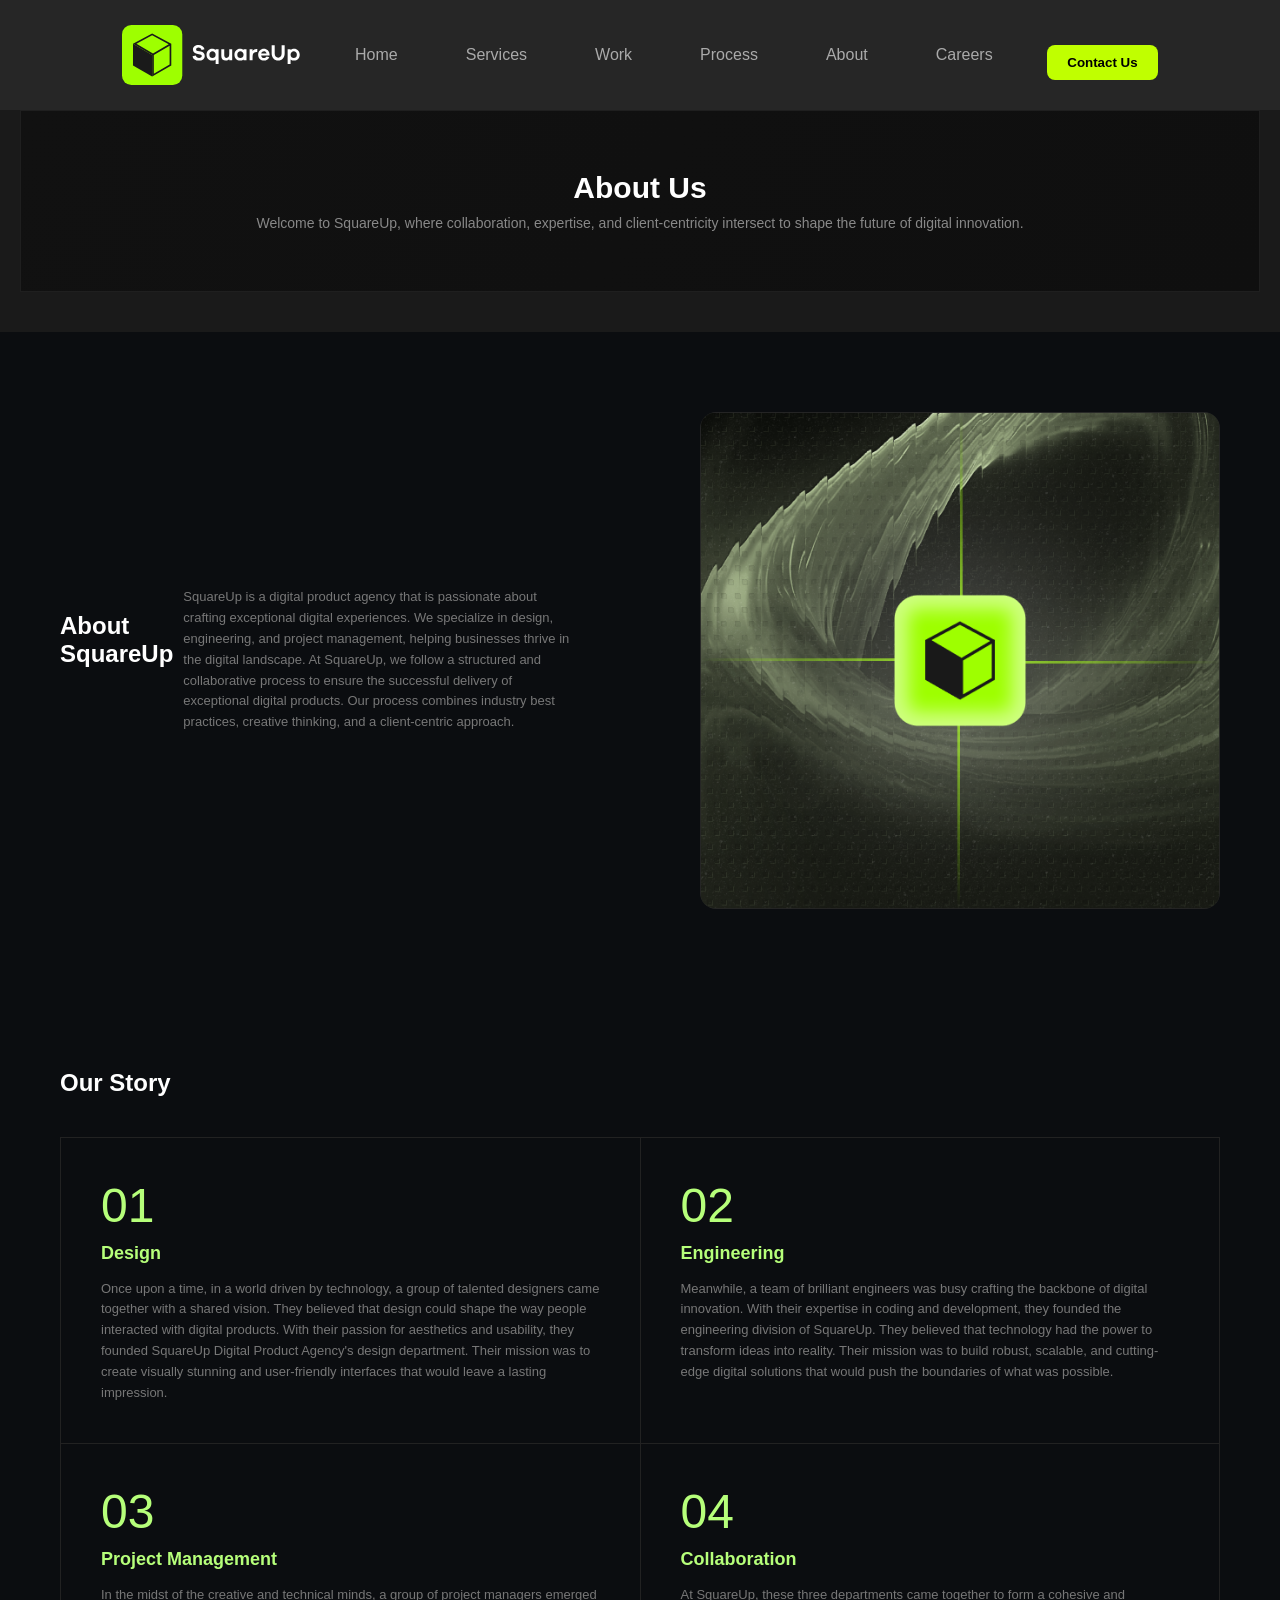
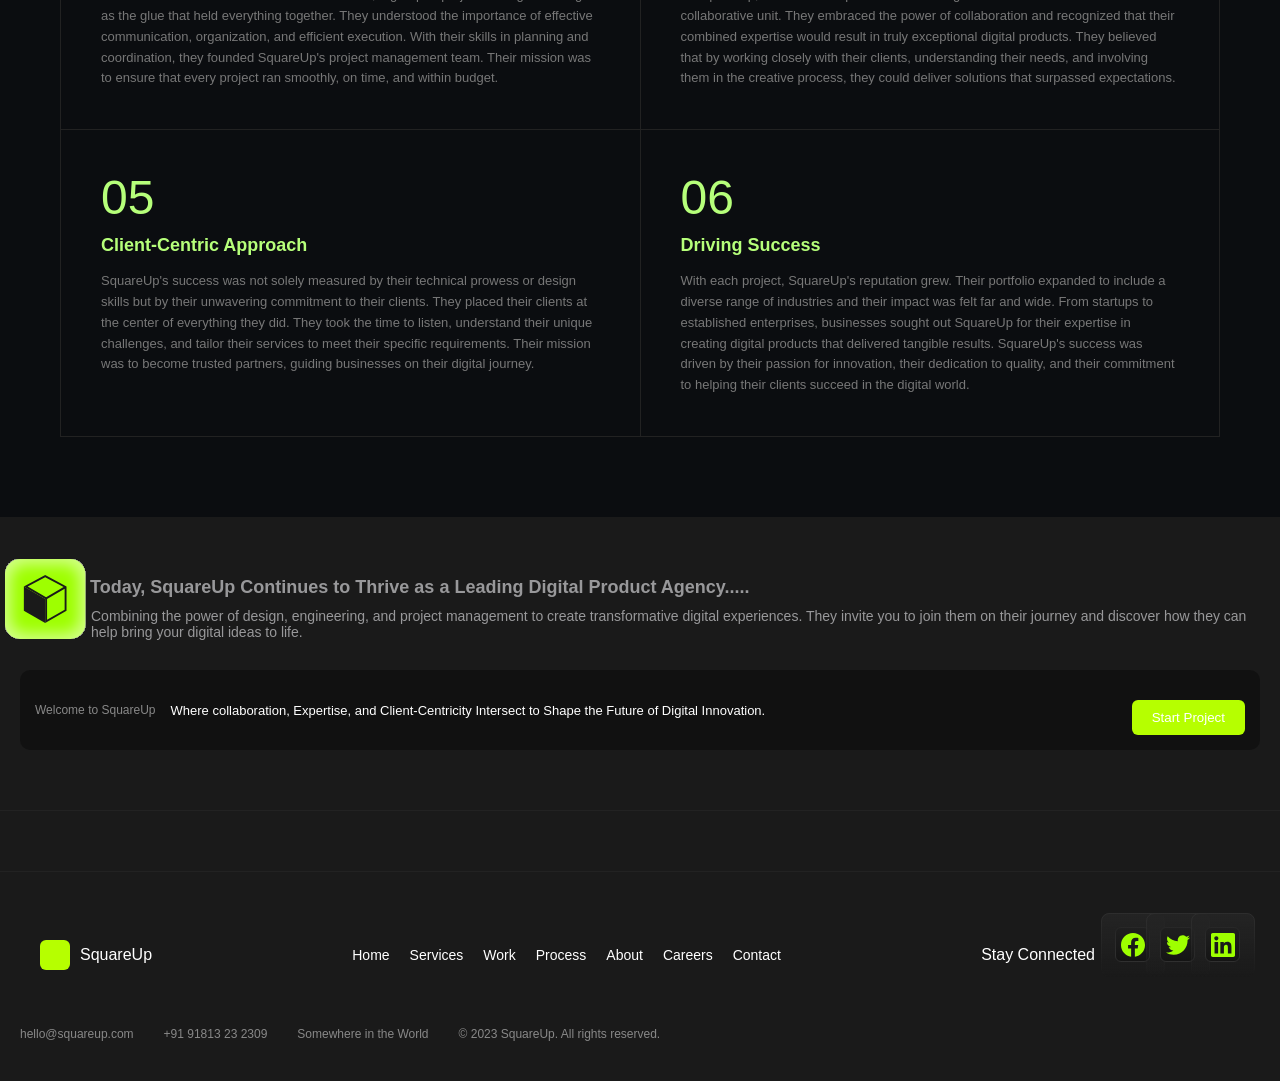
<file: about.html>
<!doctype html>
<html lang="en">
  <head>
    <meta charset="UTF-8" />
    <meta name="viewport" content="width=device-width, initial-scale=1.0" />
    <title>Document</title>
    <link rel="stylesheet" href="style.css" />
  </head>
  <body>
    <header class="navbar">
      <div class="container">
        <div class="nav__wrapper">
          <div class="logo">
            <img src="./img/Logo (6).svg" alt="" />
          </div>
          <nav class="nav-links">
            <a href="./index.html">Home</a>
            <a href="./services.html">Services</a>
            <a href="./works.html">Work</a>
            <a href="./process.html">Process</a>
            <a href="./about.html">About</a>
            <a href="./careers.html">Careers</a>
            <button class="btn-primary mobile-btn">Contact</button>
          </nav>
          <button class="btn-primary desktop-btn">Contact Us</button>
          <div class="u-menu">
            <button class="u-menu__btn" id="uMenuBtn">
              <span></span>
              <span></span>
              <span></span>
            </button>

            <div class="u-menu__panel" id="uMenuPanel">
              <ul class="u-menu__list">
                <a href="./index.html"><li>Home</li></a>
                <a href="./services.html"><li>Services</li></a>
                <a href="./works.html"><li>Works</li></a>
                <a href="./process.html"><li>Process</li></a>
                <a href="./about.html"><li>About</li></a>
                <a href="./careers.html"><li>Careers</li></a>
              </ul>
            </div>
          </div>
        </div>
      </div>
    </header>
    <section>
      <div class="container">
        <div class="work__wrapper">
          <div class="design-hero">
            <h2 class="design-title">About Us</h2>
            <p class="design-sub">
              Welcome to SquareUp, where collaboration, expertise, and
              client-centricity intersect to shape the future of digital
              innovation.
            </p>
          </div>
        </div>
      </div>
    </section>
    <main>
      <section class="story">
        <div class="wrap">
          <div class="left">
            <h2 class="story-title">About SquareUp</h2>
            <p class="story-text">
              SquareUp is a digital product agency that is passionate about
              crafting exceptional digital experiences. We specialize in design,
              engineering, and project management, helping businesses thrive in
              the digital landscape. At SquareUp, we follow a structured and
              collaborative process to ensure the successful delivery of
              exceptional digital products. Our process combines industry best
              practices, creative thinking, and a client-centric approach.
            </p>
          </div>

          <div class="right">
            <img class="story-img" src="./img/kub img.png" alt="about" />
          </div>
        </div>
      </section>
      <section class="story">
        <div class="story-container">
          <h2 class="story-title">Our Story</h2>
          <div class="story-grid">
            <div class="story-card">
              <span class="story-num">01</span>
              <h3 class="story-heading">Design</h3>
              <p class="story-text">
                Once upon a time, in a world driven by technology, a group of
                talented designers came together with a shared vision. They
                believed that design could shape the way people interacted with
                digital products. With their passion for aesthetics and
                usability, they founded SquareUp Digital Product Agency's design
                department. Their mission was to create visually stunning and
                user-friendly interfaces that would leave a lasting impression.
              </p>
            </div>
            <div class="story-card">
              <span class="story-num">02</span>
              <h3 class="story-heading">Engineering</h3>
              <p class="story-text">
                Meanwhile, a team of brilliant engineers was busy crafting the
                backbone of digital innovation. With their expertise in coding
                and development, they founded the engineering division of
                SquareUp. They believed that technology had the power to
                transform ideas into reality. Their mission was to build robust,
                scalable, and cutting-edge digital solutions that would push the
                boundaries of what was possible.
              </p>
            </div>
            <div class="story-card">
              <span class="story-num">03</span>
              <h3 class="story-heading">Project Management</h3>
              <p class="story-text">
                In the midst of the creative and technical minds, a group of
                project managers emerged as the glue that held everything
                together. They understood the importance of effective
                communication, organization, and efficient execution. With their
                skills in planning and coordination, they founded SquareUp's
                project management team. Their mission was to ensure that every
                project ran smoothly, on time, and within budget.
              </p>
            </div>
            <div class="story-card">
              <span class="story-num">04</span>
              <h3 class="story-heading">Collaboration</h3>
              <p class="story-text">
                At SquareUp, these three departments came together to form a
                cohesive and collaborative unit. They embraced the power of
                collaboration and recognized that their combined expertise would
                result in truly exceptional digital products. They believed that
                by working closely with their clients, understanding their
                needs, and involving them in the creative process, they could
                deliver solutions that surpassed expectations.
              </p>
            </div>
            <div class="story-card">
              <span class="story-num">05</span>
              <h3 class="story-heading">Client-Centric Approach</h3>
              <p class="story-text">
                SquareUp's success was not solely measured by their technical
                prowess or design skills but by their unwavering commitment to
                their clients. They placed their clients at the center of
                everything they did. They took the time to listen, understand
                their unique challenges, and tailor their services to meet their
                specific requirements. Their mission was to become trusted
                partners, guiding businesses on their digital journey.
              </p>
            </div>
            <div class="story-card">
              <span class="story-num">06</span>
              <h3 class="story-heading">Driving Success</h3>
              <p class="story-text">
                With each project, SquareUp's reputation grew. Their portfolio
                expanded to include a diverse range of industries and their
                impact was felt far and wide. From startups to established
                enterprises, businesses sought out SquareUp for their expertise
                in creating digital products that delivered tangible results.
                SquareUp's success was driven by their passion for innovation,
                their dedication to quality, and their commitment to helping
                their clients succeed in the digital world.
              </p>
            </div>
          </div>
        </div>
      </section>
    </main>
    <section class="footer-section">
      <div class="container">
        <div class="top-box">
          <div class="logo-box">
            <div class="logo"><img src="./img/SquareUp.svg" alt="" /></div>
          </div>
          <div class="text-box">
            <h1>
              Today, SquareUp Continues to Thrive as a Leading Digital Product
              Agency.....
            </h1>
            <p>
              Combining the power of design, engineering, and project management
              to create transformative digital experiences. They invite you to
              join them on their journey and discover how they can help bring
              your digital ideas to life.
            </p>
          </div>
        </div>
        <div class="cta-box">
          <span>Welcome to SquareUp</span>
          <p>
            Where collaboration, Expertise, and Client-Centricity Intersect to
            Shape the Future of Digital Innovation.
          </p>
          <button>Start Project</button>
        </div>
      </div>
    </section>
    <footer class="footer">
      <div class="container">
        <div class="container footer-flex">
          <div class="left">
            <div class="logo small"></div>
            <span>SquareUp</span>
          </div>
          <ul class="menu">
            <li>Home</li>
            <li>Services</li>
            <li>Work</li>
            <li>Process</li>
            <li>About</li>
            <li>Careers</li>
            <li>Contact</li>
          </ul>
          <div class="social">
            <span>Stay Connected</span>
            <div class="icons">
              <div class="icon"><img src="./img/Button.svg" alt="" /></div>
              <div class="icon"><img src="./img/Button (1).svg" alt="" /></div>
              <div class="icon"><img src="./img/Button (2).svg" alt="" /></div>
            </div>
          </div>
        </div>
        <div class="bottom">
          <div>hello@squareup.com</div>
          <div>+91 91813 23 2309</div>
          <div>Somewhere in the World</div>
          <div>© 2023 SquareUp. All rights reserved.</div>
        </div>
      </div>
    </footer>
    <script>
      const btn = document.getElementById("uMenuBtn");
      const panel = document.getElementById("uMenuPanel");

      btn.addEventListener("click", () => {
        btn.classList.toggle("active");
        panel.classList.toggle("active");
      });
    </script>
  </body>
</html>
</file>
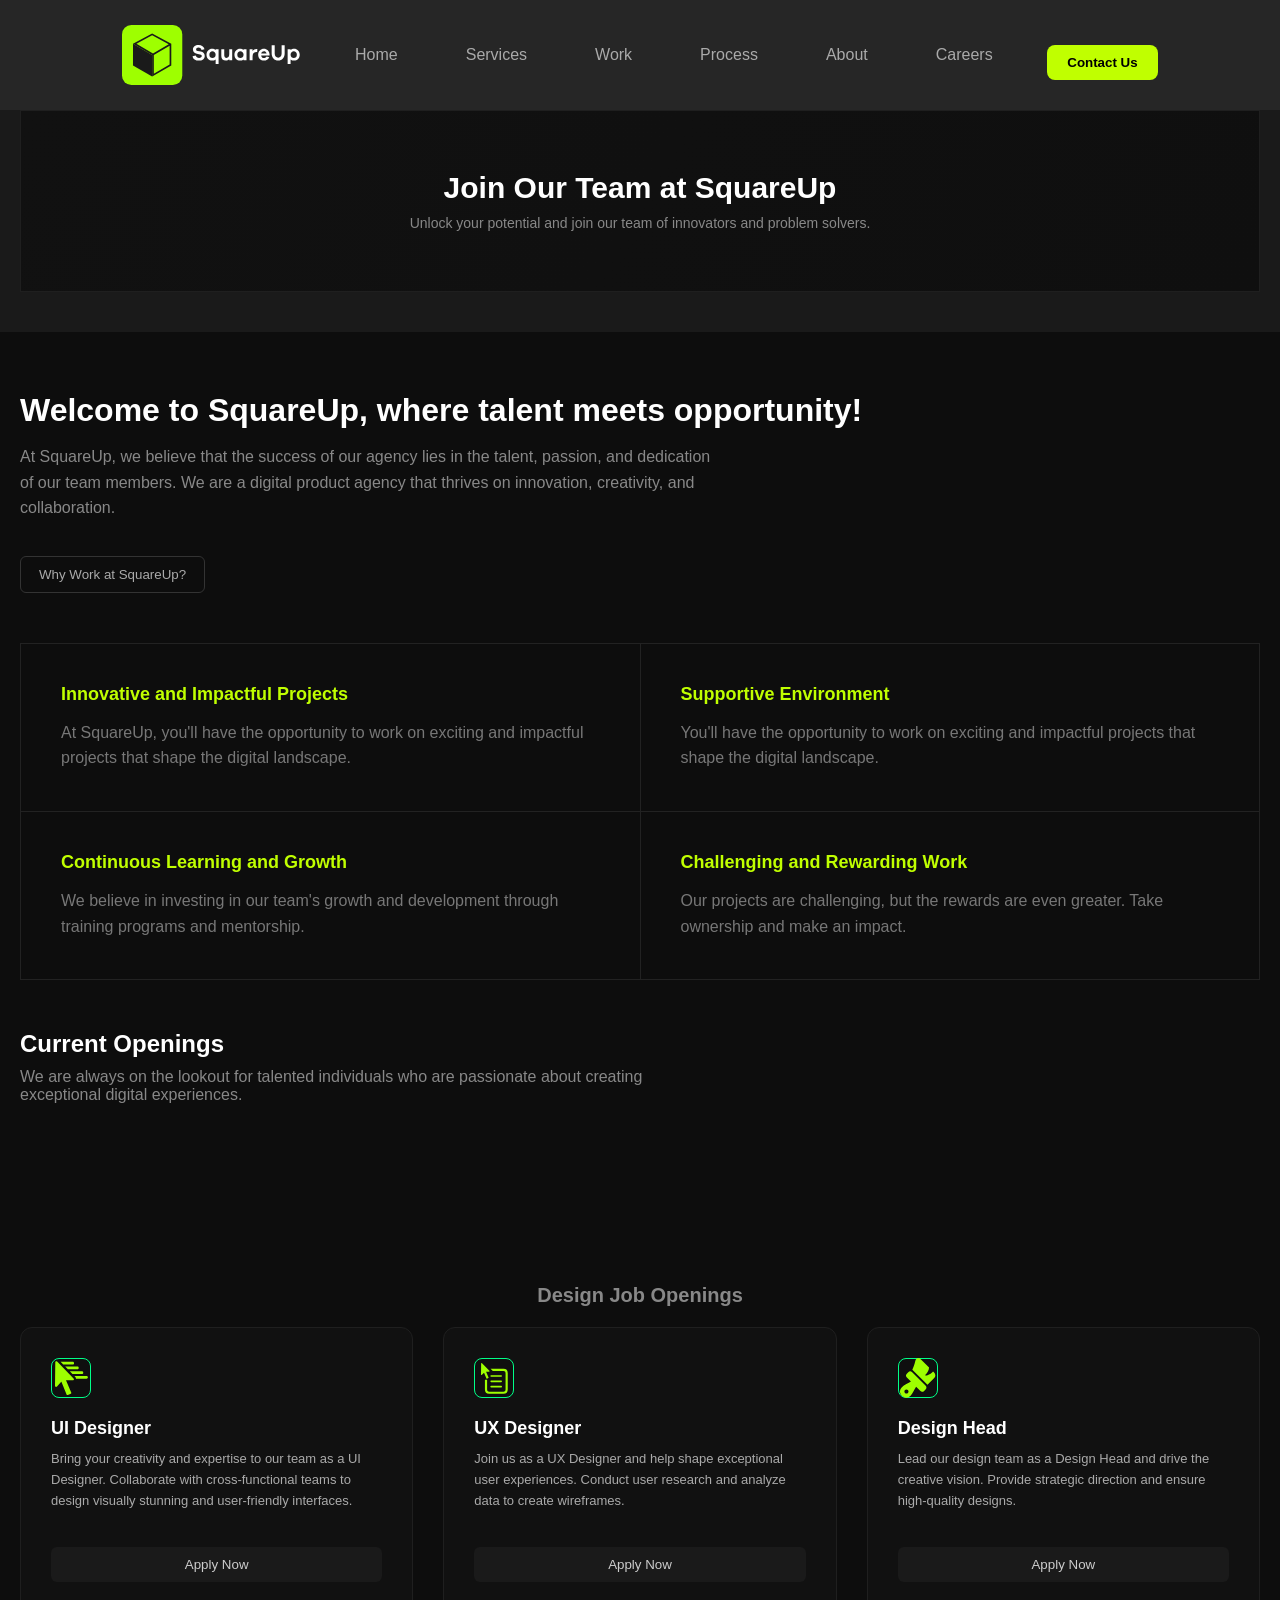
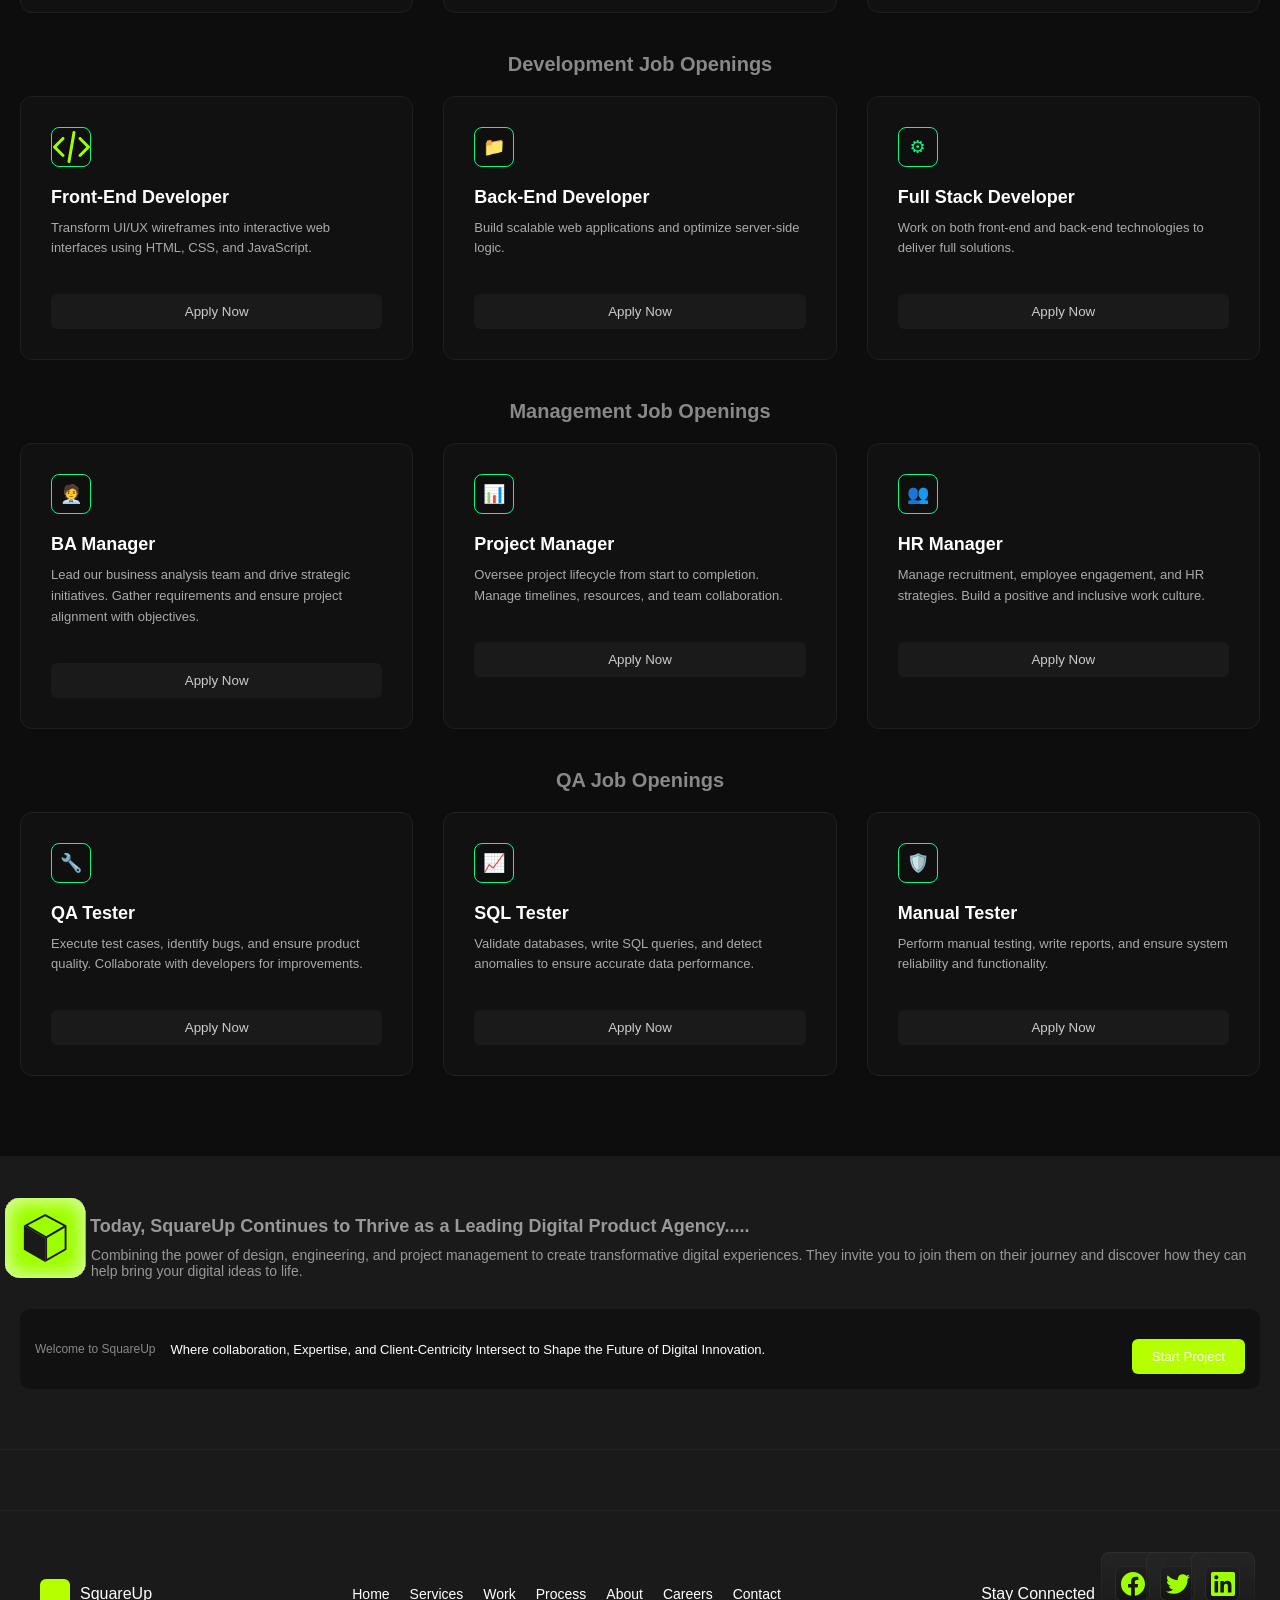
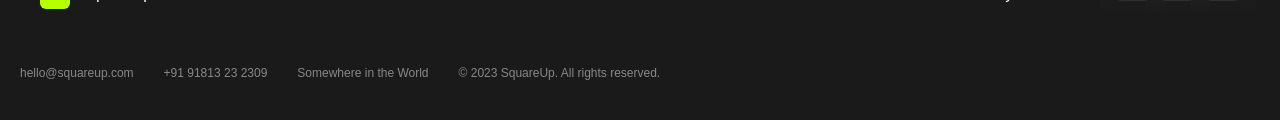
<file: careers.html>
<!doctype html>
<html lang="en">
  <head>
    <meta charset="UTF-8" />
    <meta name="viewport" content="width=device-width, initial-scale=1.0" />
    <title>Document</title>
    <link rel="stylesheet" href="style.css" />
  </head>
  <body>
    <header class="navbar">
      <div class="container">
        <div class="nav__wrapper">
          <div class="logo">
            <img src="./img/Logo (6).svg" alt="" />
          </div>
          <nav class="nav-links">
            <a href="./index.html">Home</a>
            <a href="./services.html">Services</a>
            <a href="./works.html">Work</a>
            <a href="./process.html">Process</a>
            <a href="./about.html">About</a>
            <a href="./careers.html">Careers</a>
            <button class="btn-primary mobile-btn">Contact</button>
          </nav>
          <button class="btn-primary desktop-btn">Contact Us</button>
          <div class="u-menu">
            <button class="u-menu__btn" id="uMenuBtn">
              <span></span>
              <span></span>
              <span></span>
            </button>

            <div class="u-menu__panel" id="uMenuPanel">
              <ul class="u-menu__list">
                <a href="./index.html"><li>Home</li></a>
                <a href="./services.html"><li>Services</li></a>
                <a href="./works.html"><li>Works</li></a>
                <a href="./process.html"><li>Process</li></a>
                <a href="./about.html"><li>About</li></a>
                <a href="./careers.html"><li>Careers</li></a>
              </ul>
            </div>
          </div>
        </div>
      </div>
    </header>
    <main>
      <section>
        <div class="container">
          <div class="work__wrapper">
            <div class="design-hero">
              <h2 class="design-title">Join Our Team at SquareUp</h2>
              <p class="design-sub">
                Unlock your potential and join our team of innovators and
                problem solvers.
              </p>
            </div>
          </div>
        </div>
      </section>
      <section class="career">
        <div class="container">
          <div class="career_wrapper">
            <div class="career-hero">
              <h1>Welcome to SquareUp, where talent meets opportunity!</h1>
              <p>
                At SquareUp, we believe that the success of our agency lies in
                the talent, passion, and dedication of our team members. We are
                a digital product agency that thrives on innovation, creativity,
                and collaboration.
              </p>
              <button class="career-btn">Why Work at SquareUp?</button>
            </div>
            <div class="career-grid">
              <div class="career-card">
                <h3>Innovative and Impactful Projects</h3>
                <p>
                  At SquareUp, you'll have the opportunity to work on exciting
                  and impactful projects that shape the digital landscape.
                </p>
              </div>
              <div class="career-card">
                <h3>Supportive Environment</h3>
                <p>
                  You'll have the opportunity to work on exciting and impactful
                  projects that shape the digital landscape.
                </p>
              </div>
              <div class="career-card">
                <h3>Continuous Learning and Growth</h3>
                <p>
                  We believe in investing in our team's growth and development
                  through training programs and mentorship.
                </p>
              </div>
              <div class="career-card">
                <h3>Challenging and Rewarding Work</h3>
                <p>
                  Our projects are challenging, but the rewards are even
                  greater. Take ownership and make an impact.
                </p>
              </div>
            </div>
            <div class="career-bottom">
              <h2>Current Openings</h2>
              <p>
                We are always on the lookout for talented individuals who are
                passionate about creating exceptional digital experiences.
              </p>
            </div>
          </div>
        </div>
      </section>
      <section class="jobs">
        <div class="container">
          <h2 class="jobs__title">Design Job Openings</h2>
          <div class="jobs__grid">
            <div class="job-card">
              <div class="icon">
                <img src="./img/Group.svg" alt="" />
              </div>
              <h3>UI Designer</h3>
              <p>
                Bring your creativity and expertise to our team as a UI
                Designer. Collaborate with cross-functional teams to design
                visually stunning and user-friendly interfaces.
              </p>
              <button>Apply Now</button>
            </div>
            <div class="job-card">
              <div class="icon">
                <img src="./img/Vector (2).svg" alt="" />
              </div>
              <h3>UX Designer</h3>
              <p>
                Join us as a UX Designer and help shape exceptional user
                experiences. Conduct user research and analyze data to create
                wireframes.
              </p>
              <button>Apply Now</button>
            </div>
            <div class="job-card">
              <div class="icon">
                <img src="./img/Vector (3).svg" alt="" />
              </div>
              <h3>Design Head</h3>
              <p>
                Lead our design team as a Design Head and drive the creative
                vision. Provide strategic direction and ensure high-quality
                designs.
              </p>
              <button>Apply Now</button>
            </div>
          </div>
          <h2 class="jobs__title">Development Job Openings</h2>
          <div class="jobs__grid">
            <div class="job-card">
              <div class="icon">
                <img src="./img/code.svg" alt="" />
              </div>
              <h3>Front-End Developer</h3>
              <p>
                Transform UI/UX wireframes into interactive web interfaces using
                HTML, CSS, and JavaScript.
              </p>
              <button>Apply Now</button>
            </div>
            <div class="job-card">
              <div class="icon">📁</div>
              <h3>Back-End Developer</h3>
              <p>
                Build scalable web applications and optimize server-side logic.
              </p>
              <button>Apply Now</button>
            </div>
            <div class="job-card">
              <div class="icon">⚙️</div>
              <h3>Full Stack Developer</h3>
              <p>
                Work on both front-end and back-end technologies to deliver full
                solutions.
              </p>
              <button>Apply Now</button>
            </div>
          </div>
          <h2 class="jobs__title">Management Job Openings</h2>

          <div class="jobs__grid">
            <div class="job-card">
              <div class="icon">🧑‍💼</div>
              <h3>BA Manager</h3>
              <p>
                Lead our business analysis team and drive strategic initiatives.
                Gather requirements and ensure project alignment with
                objectives.
              </p>
              <button>Apply Now</button>
            </div>

            <div class="job-card">
              <div class="icon">📊</div>
              <h3>Project Manager</h3>
              <p>
                Oversee project lifecycle from start to completion. Manage
                timelines, resources, and team collaboration.
              </p>
              <button>Apply Now</button>
            </div>

            <div class="job-card">
              <div class="icon">👥</div>
              <h3>HR Manager</h3>
              <p>
                Manage recruitment, employee engagement, and HR strategies.
                Build a positive and inclusive work culture.
              </p>
              <button>Apply Now</button>
            </div>
          </div>

          <h2 class="jobs__title">QA Job Openings</h2>

          <div class="jobs__grid">
            <div class="job-card">
              <div class="icon">🔧</div>
              <h3>QA Tester</h3>
              <p>
                Execute test cases, identify bugs, and ensure product quality.
                Collaborate with developers for improvements.
              </p>
              <button>Apply Now</button>
            </div>

            <div class="job-card">
              <div class="icon">📈</div>
              <h3>SQL Tester</h3>
              <p>
                Validate databases, write SQL queries, and detect anomalies to
                ensure accurate data performance.
              </p>
              <button>Apply Now</button>
            </div>

            <div class="job-card">
              <div class="icon">🛡️</div>
              <h3>Manual Tester</h3>
              <p>
                Perform manual testing, write reports, and ensure system
                reliability and functionality.
              </p>
              <button>Apply Now</button>
            </div>
          </div>
        </div>
      </section>
      <section class="footer-section">
        <div class="container">
          <div class="top-box">
            <div class="logo-box">
              <div class="logo"><img src="./img/SquareUp.svg" alt="" /></div>
            </div>

            <div class="text-box">
              <h1>
                Today, SquareUp Continues to Thrive as a Leading Digital Product
                Agency.....
              </h1>
              <p>
                Combining the power of design, engineering, and project
                management to create transformative digital experiences. They
                invite you to join them on their journey and discover how they
                can help bring your digital ideas to life.
              </p>
            </div>
          </div>
          <div class="cta-box">
            <span>Welcome to SquareUp</span>
            <p>
              Where collaboration, Expertise, and Client-Centricity Intersect to
              Shape the Future of Digital Innovation.
            </p>
            <button>Start Project</button>
          </div>
        </div>
      </section>
      <footer class="footer">
        <div class="container">
          <div class="container footer-flex">
            <div class="left">
              <div class="logo small"></div>
              <span>SquareUp</span>
            </div>
            <ul class="menu">
              <li>Home</li>
              <li>Services</li>
              <li>Work</li>
              <li>Process</li>
              <li>About</li>
              <li>Careers</li>
              <li>Contact</li>
            </ul>
            <div class="social">
              <span>Stay Connected</span>
              <div class="icons">
                <div class="icon"><img src="./img/Button.svg" alt="" /></div>
                <div class="icon">
                  <img src="./img/Button (1).svg" alt="" />
                </div>
                <div class="icon">
                  <img src="./img/Button (2).svg" alt="" />
                </div>
              </div>
            </div>
          </div>
          <div class="bottom">
            <div>hello@squareup.com</div>
            <div>+91 91813 23 2309</div>
            <div>Somewhere in the World</div>
            <div>© 2023 SquareUp. All rights reserved.</div>
          </div>
        </div>
      </footer>
    </main>
    <script>
      const btn = document.getElementById("uMenuBtn");
      const panel = document.getElementById("uMenuPanel");

      btn.addEventListener("click", () => {
        btn.classList.toggle("active");
        panel.classList.toggle("active");
      });
    </script>
  </body>
</html>
</file>
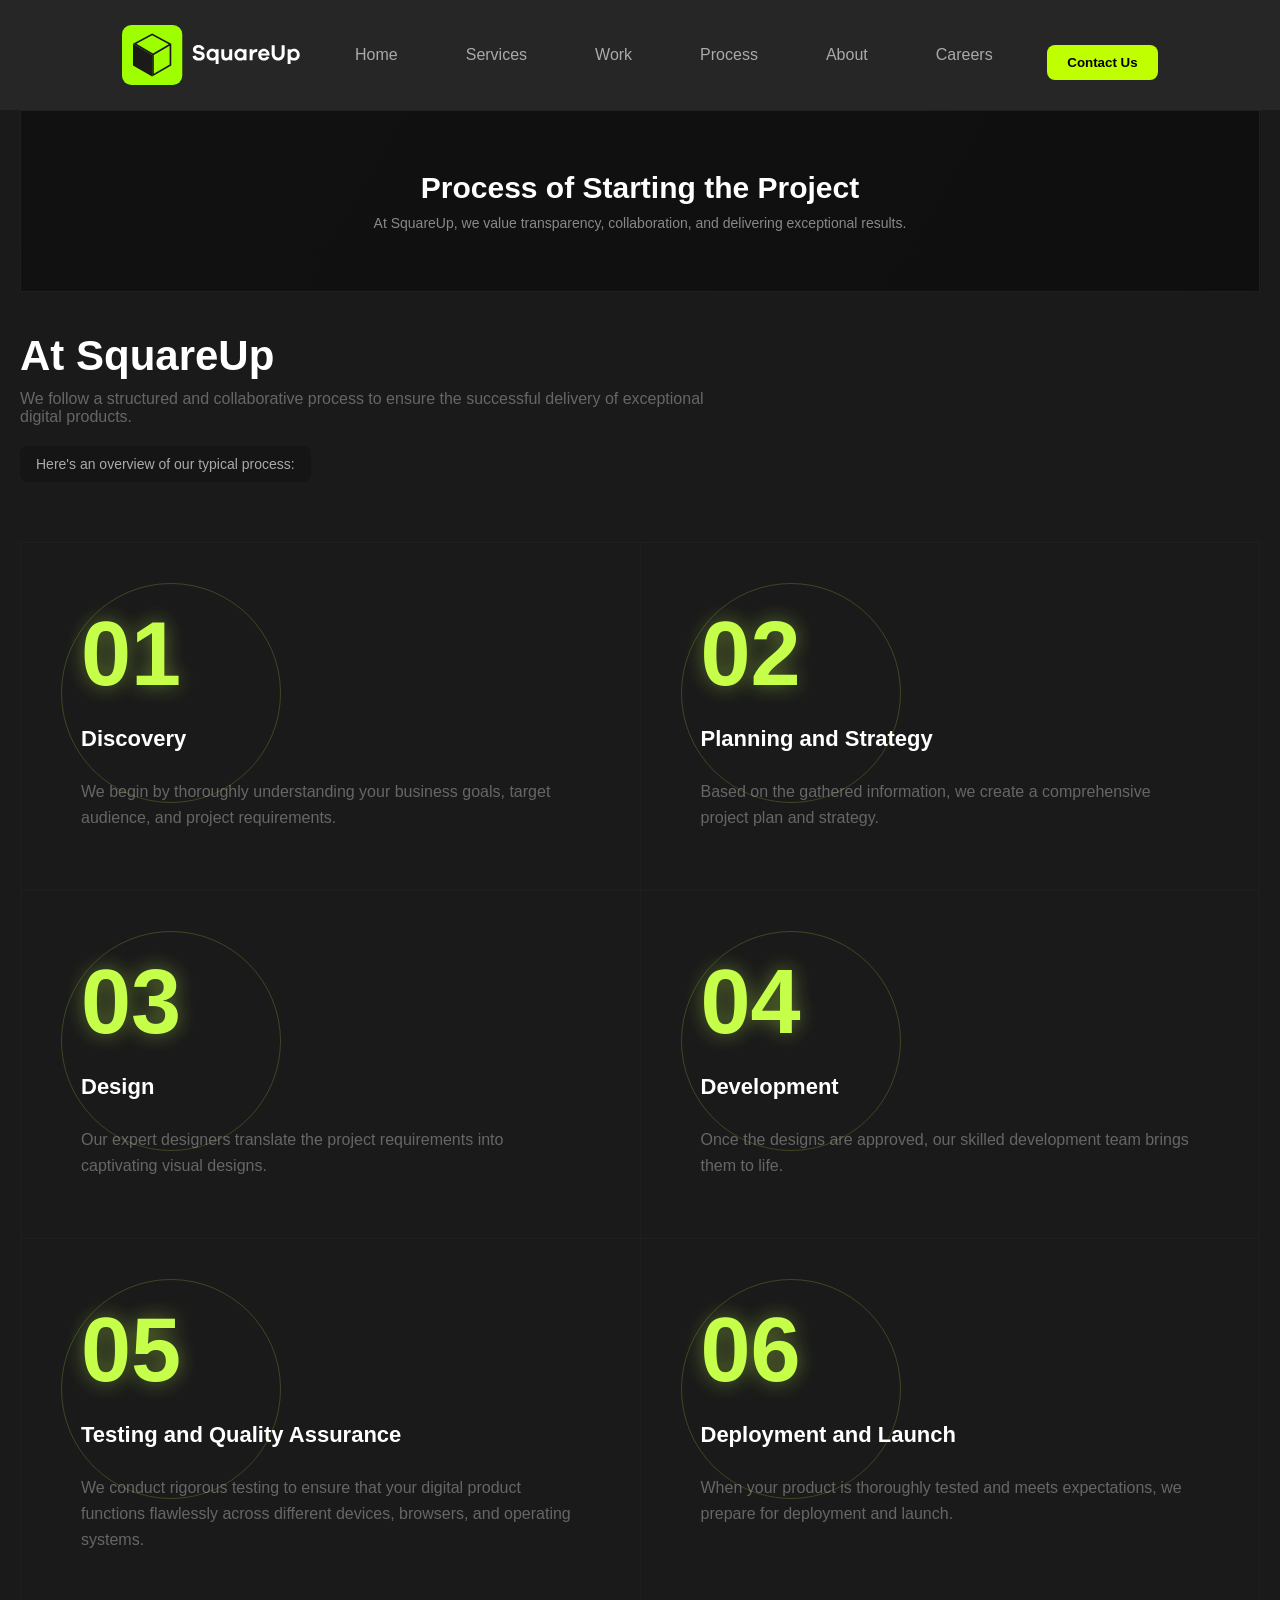
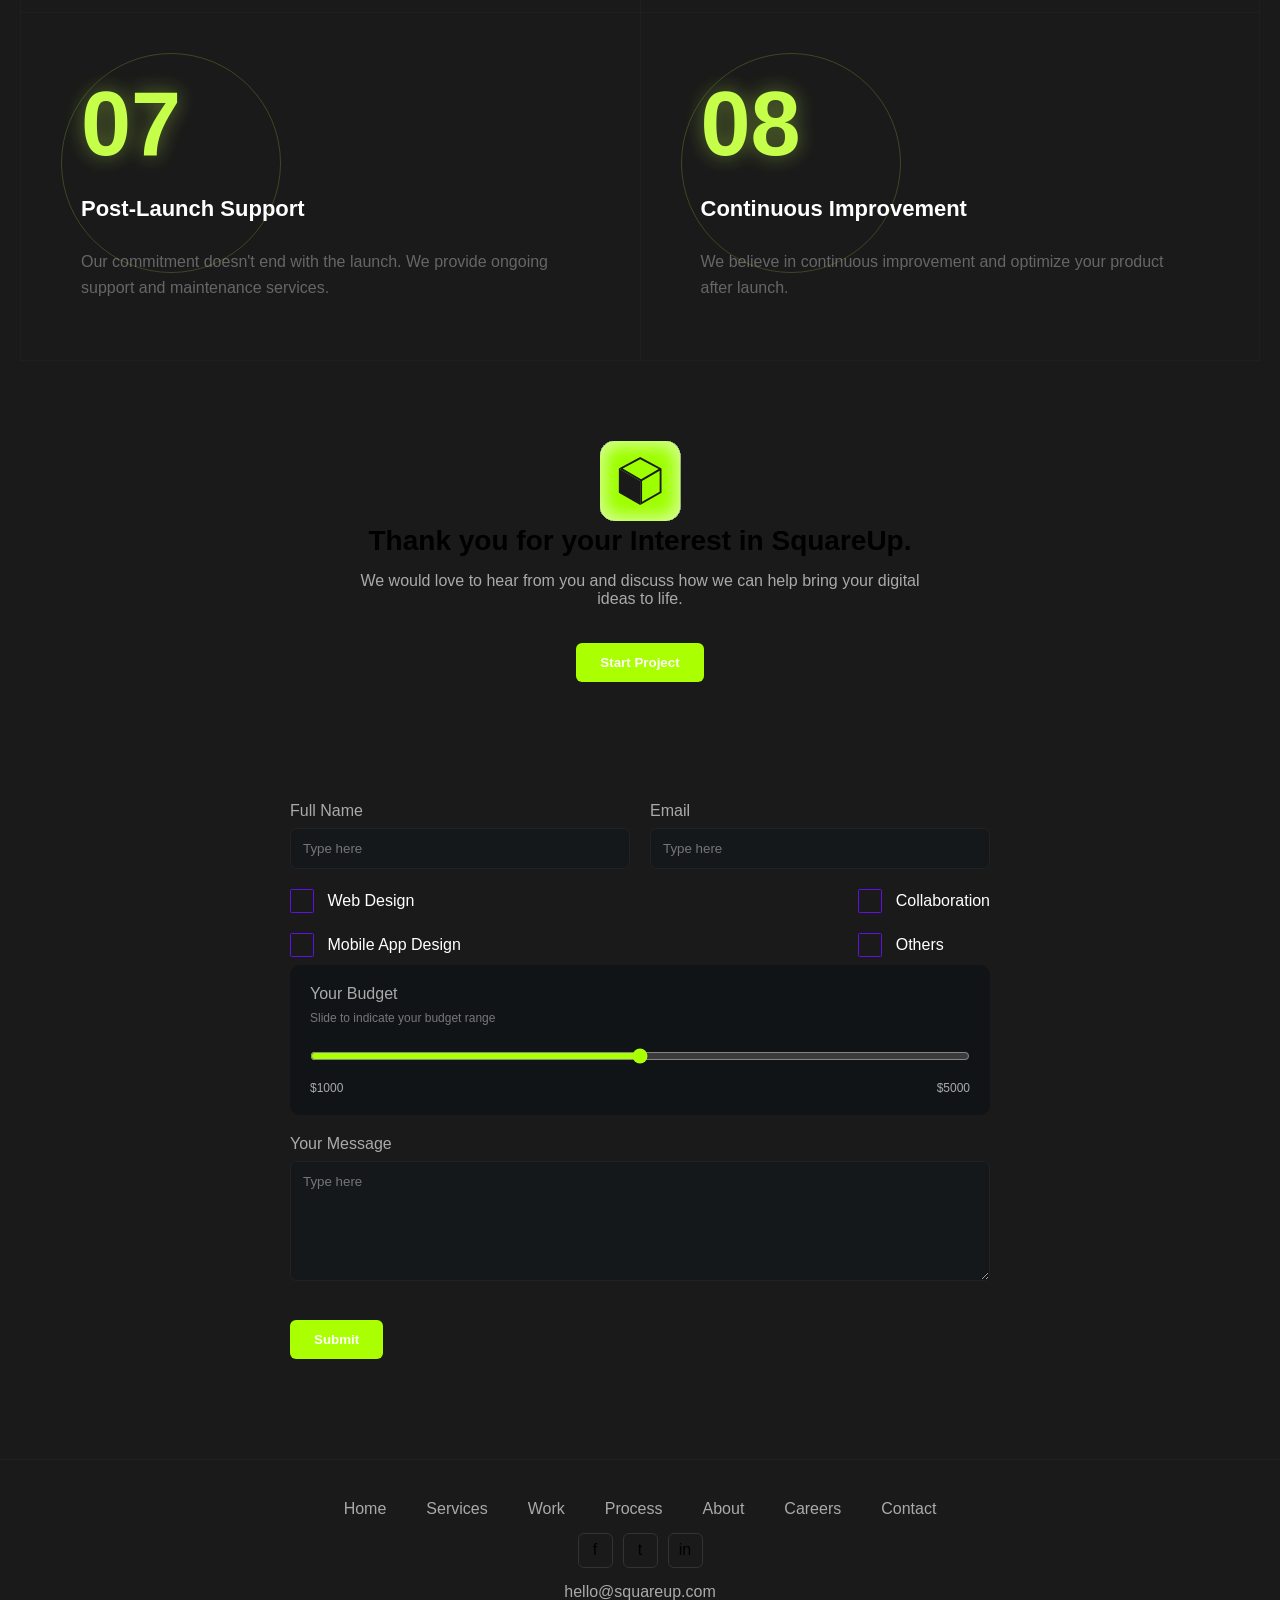
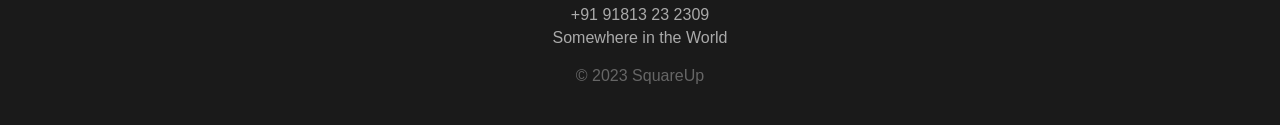
<file: process.html>
<!doctype html>
<html lang="en">
  <head>
    <meta charset="UTF-8" />
    <meta name="viewport" content="width=device-width, initial-scale=1.0" />
    <title>Document</title>
    <link rel="stylesheet" href="style.css" />
  </head>
  <body>
    <header class="navbar">
      <div class="container">
        <div class="nav__wrapper">
          <div class="logo">
            <img src="./img/Logo (6).svg" alt="" />
          </div>
          <nav class="nav-links">
            <a href="./index.html">Home</a>
            <a href="./services.html">Services</a>
            <a href="./works.html">Work</a>
            <a href="./process.html">Process</a>
            <a href="./about.html">About</a>
            <a href="./careers.html">Careers</a>
            <button class="btn-primary mobile-btn">Contact</button>
          </nav>
          <button class="btn-primary desktop-btn">Contact Us</button>
          <div class="u-menu">
            <button class="u-menu__btn" id="uMenuBtn">
              <span></span>
              <span></span>
              <span></span>
            </button>
            <div class="u-menu__panel" id="uMenuPanel">
              <ul class="u-menu__list">
                <a href="./index.html"><li>Home</li></a>
                <a href="./services.html"><li>Services</li></a>
                <a href="./works.html"><li>Works</li></a>
                <a href="./process.html"><li>Process</li></a>
                <a href="./about.html"><li>About</li></a>
                <a href="./careers.html"><li>Careers</li></a>
              </ul>
            </div>
          </div>
        </div>
      </div>
    </header>
    <main>
      <section>
        <div class="container">
          <div class="work__wrapper">
            <div class="design-hero">
              <h2 class="design-title">Process of Starting the Project</h2>
              <p class="design-sub">
                At SquareUp, we value transparency, collaboration, and
                delivering exceptional results.
              </p>
            </div>
          </div>
        </div>
      </section>
      <section class="process">
        <div class="container">
          <div class="process__top">
            <h2 class="process__title">At SquareUp</h2>
            <p class="process__desc">
              We follow a structured and collaborative process to ensure the
              successful delivery of exceptional digital products.
            </p>
            <span class="process__badge">
              Here's an overview of our typical process:
            </span>
          </div>
          <div class="process__grid">
            <div class="process__card">
              <div class="process__circle"></div>
              <span class="process__number">01</span>
              <div class="process__content">
                <h3 class="process__heading">Discovery</h3>
                <div class="process__line"></div>
                <p class="process__text">
                  We begin by thoroughly understanding your business goals,
                  target audience, and project requirements.
                </p>
              </div>
            </div>
            <div class="process__card">
              <div class="process__circle"></div>
              <span class="process__number">02</span>
              <div class="process__content">
                <h3 class="process__heading">Planning and Strategy</h3>
                <div class="process__line"></div>
                <p class="process__text">
                  Based on the gathered information, we create a comprehensive
                  project plan and strategy.
                </p>
              </div>
            </div>
            <div class="process__card">
              <div class="process__circle"></div>
              <span class="process__number">03</span>
              <div class="process__content">
                <h3 class="process__heading">Design</h3>
                <div class="process__line"></div>
                <p class="process__text">
                  Our expert designers translate the project requirements into
                  captivating visual designs.
                </p>
              </div>
            </div>
            <div class="process__card">
              <div class="process__circle"></div>
              <span class="process__number">04</span>
              <div class="process__content">
                <h3 class="process__heading">Development</h3>
                <div class="process__line"></div>
                <p class="process__text">
                  Once the designs are approved, our skilled development team
                  brings them to life.
                </p>
              </div>
            </div>
            <div class="process__card">
              <div class="process__circle"></div>
              <span class="process__number">05</span>
              <div class="process__content">
                <h3 class="process__heading">Testing and Quality Assurance</h3>
                <div class="process__line"></div>
                <p class="process__text">
                  We conduct rigorous testing to ensure that your digital
                  product functions flawlessly across different devices,
                  browsers, and operating systems.
                </p>
              </div>
            </div>
            <div class="process__card">
              <div class="process__circle"></div>
              <span class="process__number">06</span>
              <div class="process__content">
                <h3 class="process__heading">Deployment and Launch</h3>
                <div class="process__line"></div>
                <p class="process__text">
                  When your product is thoroughly tested and meets expectations,
                  we prepare for deployment and launch.
                </p>
              </div>
            </div>
            <div class="process__card">
              <div class="process__circle"></div>
              <span class="process__number">07</span>
              <div class="process__content">
                <h3 class="process__heading">Post-Launch Support</h3>
                <div class="process__line"></div>
                <p class="process__text">
                  Our commitment doesn't end with the launch. We provide ongoing
                  support and maintenance services.
                </p>
              </div>
            </div>
            <div class="process__card">
              <div class="process__circle"></div>
              <span class="process__number">08</span>
              <div class="process__content">
                <h3 class="process__heading">Continuous Improvement</h3>
                <div class="process__line"></div>
                <p class="process__text">
                  We believe in continuous improvement and optimize your product
                  after launch.
                </p>
              </div>
            </div>
          </div>
        </div>
      </section>
    </main>
    <section class="section" data-anim>
      <img src="./img/SquareUp.svg" alt="" />
      <h1>Thank you for your Interest in SquareUp.</h1>
      <p>
        We would love to hear from you and discuss how we can help bring your
        digital ideas to life.
      </p>
      <button class="btn">Start Project</button>
    </section>
    <section class="contact">
      <div class="form">
        <div class="row" data-anim>
          <div class="input">
            <label>Full Name</label>
            <input type="text" placeholder="Type here" />
          </div>
          <div class="input">
            <label>Email</label>
            <input type="email" placeholder="Type here" />
          </div>
        </div>
        <div class="checkbox-wrapper-33">
          <div class="chickbox__cards">
            <div class="chickbox__card">
              <label class="checkbox">
                <input
                  class="checkbox__trigger visuallyhidden"
                  type="checkbox"
                />
                <span class="checkbox__symbol">
                  <svg
                    aria-hidden="true"
                    class="icon-checkbox"
                    width="28px"
                    height="28px"
                    viewBox="0 0 28 28"
                    version="1"
                    xmlns="http://www.w3.org/2000/svg"
                  >
                    <path d="M4 14l8 7L24 7"></path>
                  </svg>
                </span>
                <p class="checkbox__textwrapper">Web Design</p>
              </label>
              <label class="checkbox">
                <input
                  class="checkbox__trigger visuallyhidden"
                  type="checkbox"
                />
                <span class="checkbox__symbol">
                  <svg
                    aria-hidden="true"
                    class="icon-checkbox"
                    width="28px"
                    height="28px"
                    viewBox="0 0 28 28"
                    version="1"
                    xmlns="http://www.w3.org/2000/svg"
                  >
                    <path d="M4 14l8 7L24 7"></path>
                  </svg>
                </span>
                <p class="checkbox__textwrapper">Mobile App Design</p>
              </label>
            </div>
            <div class="chickbox__card">
              <label class="checkbox">
                <input
                  class="checkbox__trigger visuallyhidden"
                  type="checkbox"
                />
                <span class="checkbox__symbol">
                  <svg
                    aria-hidden="true"
                    class="icon-checkbox"
                    width="28px"
                    height="28px"
                    viewBox="0 0 28 28"
                    version="1"
                    xmlns="http://www.w3.org/2000/svg"
                  >
                    <path d="M4 14l8 7L24 7"></path>
                  </svg>
                </span>
                <p class="checkbox__textwrapper">Collaboration</p>
              </label>
              <label class="checkbox">
                <input
                  class="checkbox__trigger visuallyhidden"
                  type="checkbox"
                />
                <span class="checkbox__symbol">
                  <svg
                    aria-hidden="true"
                    class="icon-checkbox"
                    width="28px"
                    height="28px"
                    viewBox="0 0 28 28"
                    version="1"
                    xmlns="http://www.w3.org/2000/svg"
                  >
                    <path d="M4 14l8 7L24 7"></path>
                  </svg>
                </span>
                <p class="checkbox__textwrapper">Others</p>
              </label>
            </div>
          </div>
        </div>
        <div class="box" data-anim>
          <label>Your Budget</label>
          <p class="sub">Slide to indicate your budget range</p>
          <input type="range" class="range" />
          <div class="range-label">
            <span>$1000</span>
            <span>$5000</span>
          </div>
        </div>
        <div class="input" data-anim>
          <label>Your Message</label>
          <textarea placeholder="Type here"></textarea>
        </div>
        <button class="btn" data-anim>Submit</button>
      </div>
    </section>
    <footer class="footer" data-anim>
      <div class="menu">
        <a href="#">Home</a>
        <a href="#">Services</a>
        <a href="#">Work</a>
        <a href="#">Process</a>
        <a href="#">About</a>
        <a href="#">Careers</a>
        <a href="#">Contact</a>
      </div>
      <div class="icons">
        <div>f</div>
        <div>t</div>
        <div>in</div>
      </div>
      <div class="info">
        <p>hello@squareup.com</p>
        <p>+91 91813 23 2309</p>
        <p>Somewhere in the World</p>
      </div>
      <p style="margin-top: 20px; color: #666">© 2023 SquareUp</p>
    </footer>
    <script>
      const els = document.querySelectorAll("[data-anim]");

      const obs = new IntersectionObserver(
        (e) => {
          e.forEach((el) => {
            if (el.isIntersecting) {
              el.target.classList.add("active");
            }
          });
        },
        { threshold: 0.2 },
      );

      els.forEach((el) => obs.observe(el));
    </script>
    <script>
      const btn = document.getElementById("uMenuBtn");
      const panel = document.getElementById("uMenuPanel");

      btn.addEventListener("click", () => {
        btn.classList.toggle("active");
        panel.classList.toggle("active");
      });
    </script>
  </body>
</html>
</file>
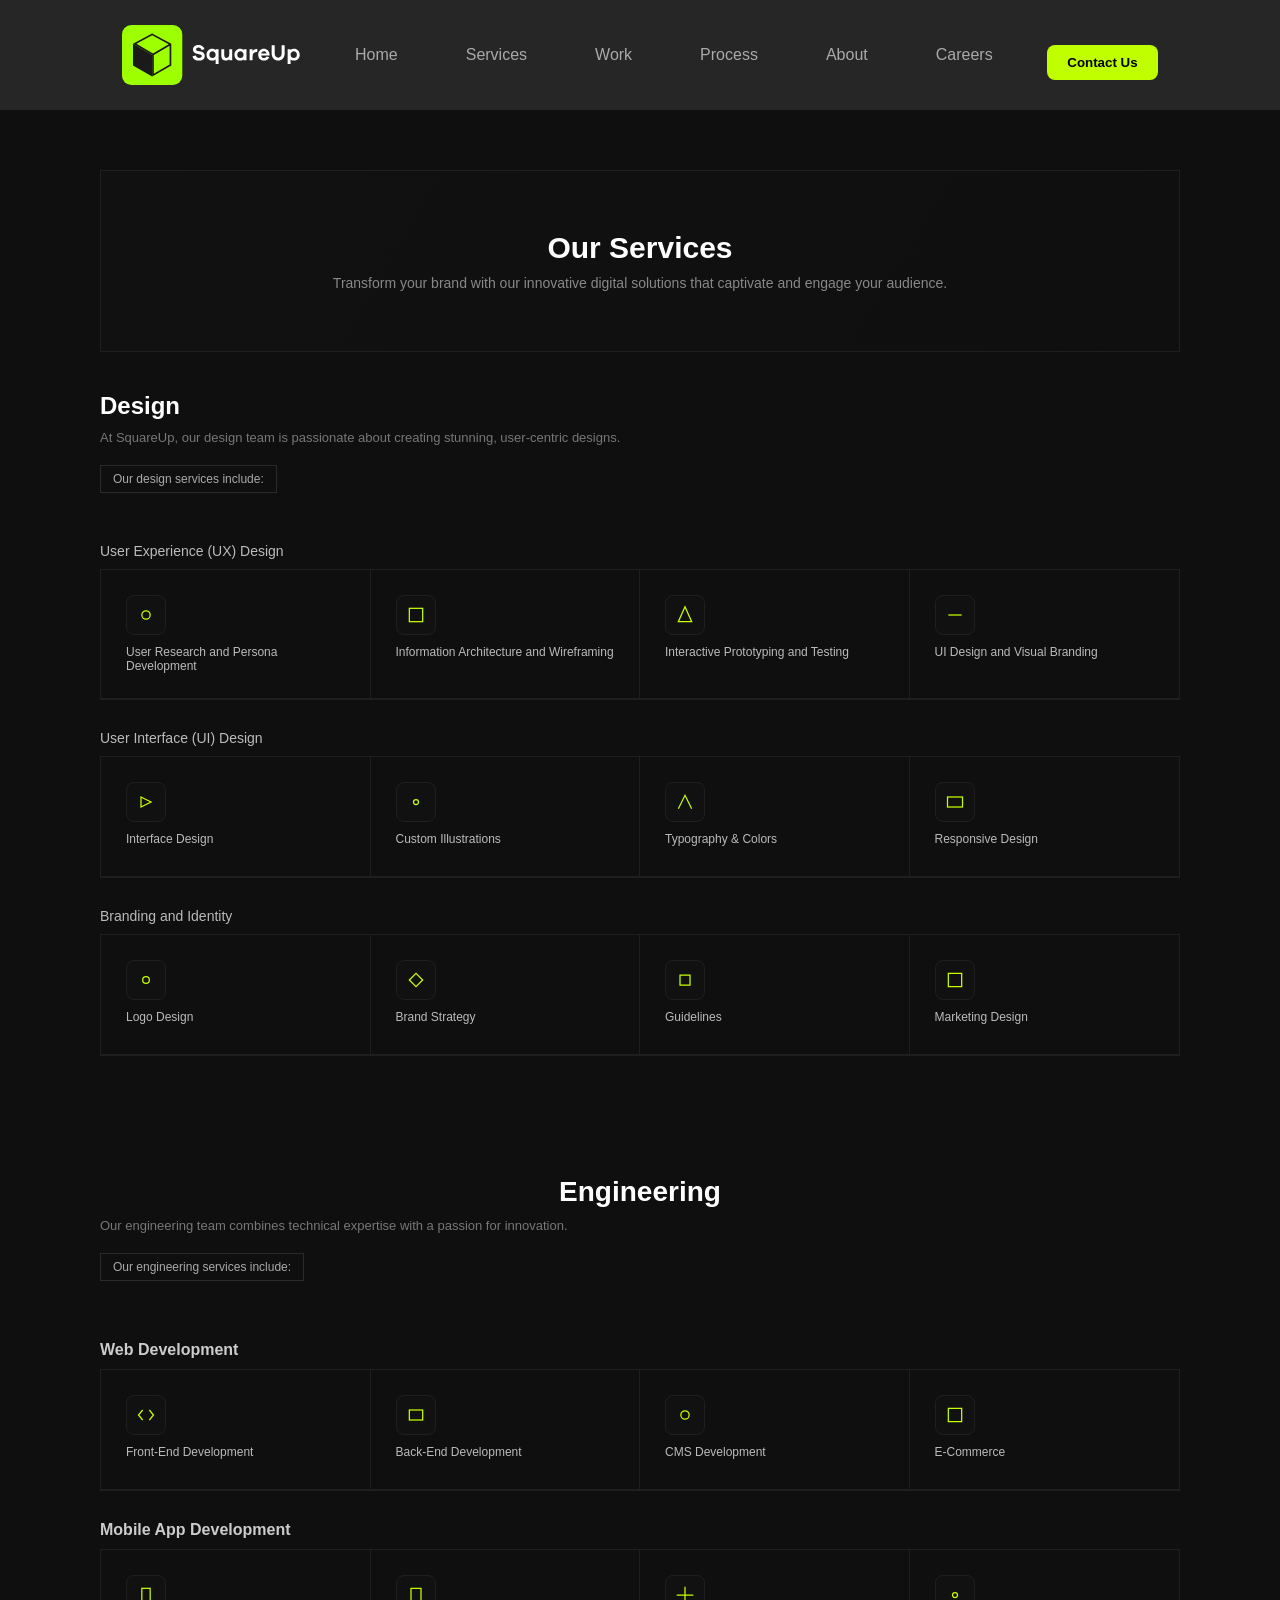
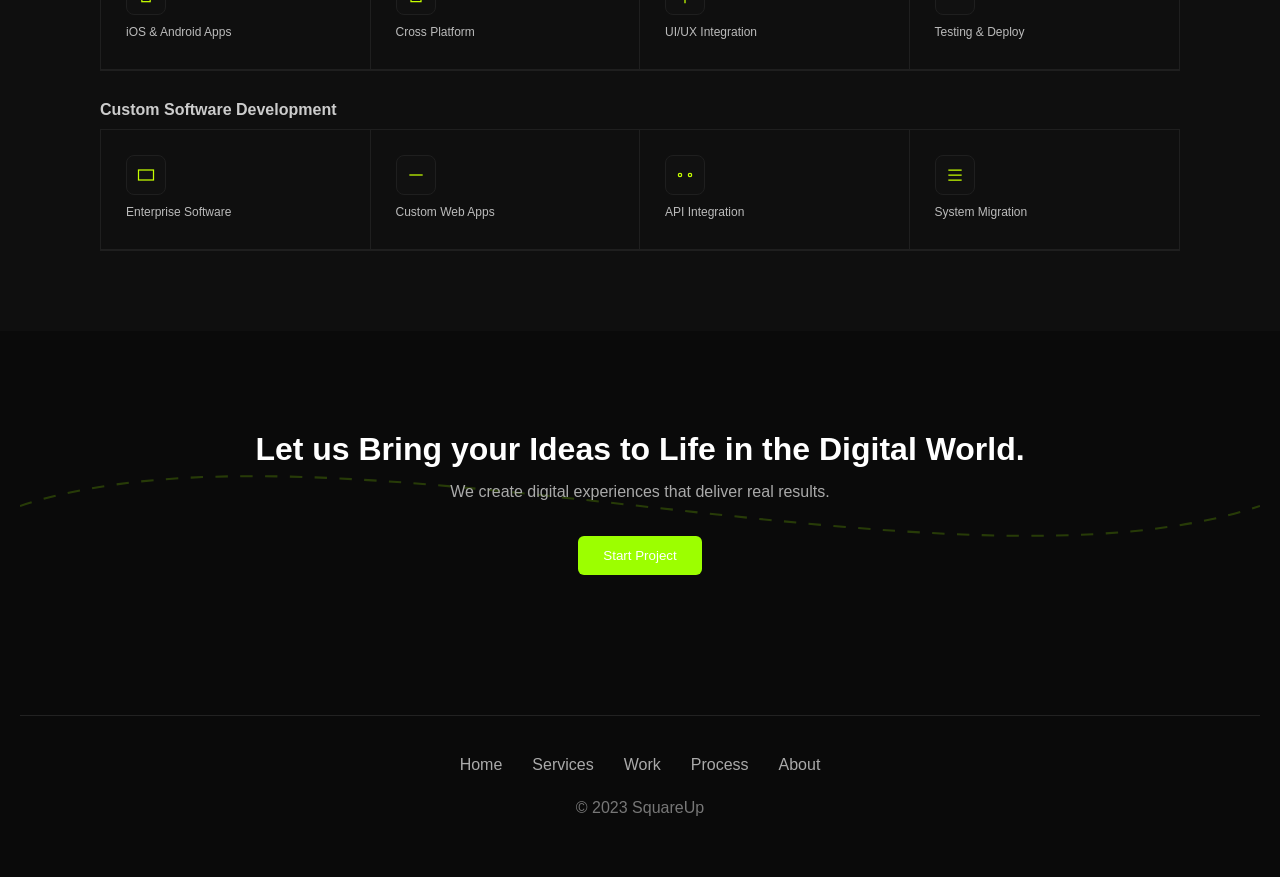
<file: services.html>
<!doctype html>
<html lang="en">
  <head>
    <meta charset="UTF-8" />
    <meta name="viewport" content="width=device-width, initial-scale=1.0" />
    <title>Document</title>
    <link rel="stylesheet" href="style.css" />
  </head>
  <body>
    <header class="navbar">
      <div class="container">
        <div class="nav__wrapper">
          <div class="logo">
            <img src="./img/Logo (6).svg" alt="" />
          </div>
          <nav class="nav-links">
            <a href="./index.html">Home</a>
            <a href="./services.html">Services</a>
            <a href="./works.html">Work</a>
            <a href="./process.html">Process</a>
            <a href="./about.html">About</a>
            <a href="/careers.html">Careers</a>
            <button class="btn-primary mobile-btn">Contact</button>
          </nav>
          <button class="btn-primary desktop-btn">Contact Us</button>
          <div class="u-menu">
            <button class="u-menu__btn" id="uMenuBtn">
              <span></span>
              <span></span>
              <span></span>
            </button>

            <div class="u-menu__panel" id="uMenuPanel">
              <ul class="u-menu__list">
                <a href="./index.html"><li>Home</li></a>
                <a href="./services.html"><li>Services</li></a>
                <a href="./works.html"><li>Works</li></a>
                <a href="./process.html"><li>Process</li></a>
                <a href="./about.html"><li>About</li></a>
                <a href="./careers.html"><li>Careers</li></a>
              </ul>
            </div>
          </div>
        </div>
      </div>
    </header>
    <main>
      <section class="design">
        <div class="container">
          <div class="design__wrapper">
            <div class="design-hero">
              <h2 class="design-title">Our Services</h2>
              <p class="design-sub">
                Transform your brand with our innovative digital solutions that
                captivate and engage your audience.
              </p>
            </div>
            <div class="design-content">
              <h3 class="design-head">Design</h3>
              <p class="design-desc">
                At SquareUp, our design team is passionate about creating
                stunning, user-centric designs.
              </p>
              <div class="design-label">Our design services include:</div>
              <p class="design-subtitle">User Experience (UX) Design</p>
              <div class="design-grid">
                <div class="design-card">
                  <div class="design-icon">
                    <svg class="svg" viewBox="0 0 24 24">
                      <circle cx="12" cy="12" r="5" />
                    </svg>
                  </div>
                  <p class="design-text">
                    User Research and Persona Development
                  </p>
                </div>
                <div class="design-card">
                  <div class="design-icon">
                    <svg class="svg" viewBox="0 0 24 24">
                      <rect x="4" y="4" width="16" height="16" />
                    </svg>
                  </div>
                  <p class="design-text">
                    Information Architecture and Wireframing
                  </p>
                </div>
                <div class="design-card">
                  <div class="design-icon">
                    <svg class="svg" viewBox="0 0 24 24">
                      <path d="M12 2L20 20H4Z" />
                    </svg>
                  </div>
                  <p class="design-text">Interactive Prototyping and Testing</p>
                </div>
                <div class="design-card">
                  <div class="design-icon">
                    <svg class="svg" viewBox="0 0 24 24">
                      <path d="M4 12H20" />
                    </svg>
                  </div>
                  <p class="design-text">UI Design and Visual Branding</p>
                </div>
              </div>
              <p class="design-subtitle">User Interface (UI) Design</p>
              <div class="design-grid">
                <div class="design-card">
                  <div class="design-icon">
                    <svg class="svg" viewBox="0 0 24 24">
                      <path d="M6 6L18 12L6 18Z" />
                    </svg>
                  </div>
                  <p class="design-text">Interface Design</p>
                </div>
                <div class="design-card">
                  <div class="design-icon">
                    <svg class="svg" viewBox="0 0 24 24">
                      <circle cx="12" cy="12" r="3" />
                    </svg>
                  </div>
                  <p class="design-text">Custom Illustrations</p>
                </div>
                <div class="design-card">
                  <div class="design-icon">
                    <svg class="svg" viewBox="0 0 24 24">
                      <path d="M4 20L12 4L20 20" />
                    </svg>
                  </div>
                  <p class="design-text">Typography & Colors</p>
                </div>
                <div class="design-card">
                  <div class="design-icon">
                    <svg class="svg" viewBox="0 0 24 24">
                      <rect x="3" y="6" width="18" height="12" />
                    </svg>
                  </div>
                  <p class="design-text">Responsive Design</p>
                </div>
              </div>
              <p class="design-subtitle">Branding and Identity</p>
              <div class="design-grid">
                <div class="design-card">
                  <div class="design-icon">
                    <svg class="svg" viewBox="0 0 24 24">
                      <circle cx="12" cy="12" r="4" />
                    </svg>
                  </div>
                  <p class="design-text">Logo Design</p>
                </div>
                <div class="design-card">
                  <div class="design-icon">
                    <svg class="svg" viewBox="0 0 24 24">
                      <path d="M4 12L12 4L20 12L12 20Z" />
                    </svg>
                  </div>
                  <p class="design-text">Brand Strategy</p>
                </div>
                <div class="design-card">
                  <div class="design-icon">
                    <svg class="svg" viewBox="0 0 24 24">
                      <path d="M6 6H18V18H6Z" />
                    </svg>
                  </div>
                  <p class="design-text">Guidelines</p>
                </div>
                <div class="design-card">
                  <div class="design-icon">
                    <svg class="svg" viewBox="0 0 24 24">
                      <path d="M4 4H20V20H4Z" />
                    </svg>
                  </div>
                  <p class="design-text">Marketing Design</p>
                </div>
              </div>
            </div>
          </div>
        </div>
      </section>
      <section class="engineering">
        <div class="container">
          <div class="engineering__wrapper">
            <h2 class="eng-title">Engineering</h2>
            <p class="eng-desc">
              Our engineering team combines technical expertise with a passion
              for innovation.
            </p>
            <div class="eng-label">Our engineering services include:</div>
            <h3 class="eng-subtitle">Web Development</h3>
            <div class="eng-grid">
              <div class="eng-card">
                <div class="eng-icon">
                  <svg viewBox="0 0 24 24" class="svg">
                    <path d="M8 6L3 12L8 18" />
                    <path d="M16 6L21 12L16 18" />
                  </svg>
                </div>
                <p class="eng-text">Front-End Development</p>
              </div>
              <div class="eng-card">
                <div class="eng-icon">
                  <svg viewBox="0 0 24 24" class="svg">
                    <rect x="4" y="6" width="16" height="12" />
                  </svg>
                </div>
                <p class="eng-text">Back-End Development</p>
              </div>
              <div class="eng-card">
                <div class="eng-icon">
                  <svg viewBox="0 0 24 24" class="svg">
                    <circle cx="12" cy="12" r="5" />
                  </svg>
                </div>
                <p class="eng-text">CMS Development</p>
              </div>
              <div class="eng-card">
                <div class="eng-icon">
                  <svg viewBox="0 0 24 24" class="svg">
                    <path d="M4 4H20V20H4Z" />
                  </svg>
                </div>
                <p class="eng-text">E-Commerce</p>
              </div>
            </div>
            <h3 class="eng-subtitle">Mobile App Development</h3>
            <div class="eng-grid">
              <div class="eng-card">
                <div class="eng-icon">
                  <svg viewBox="0 0 24 24" class="svg">
                    <rect x="7" y="4" width="10" height="16" />
                  </svg>
                </div>
                <p class="eng-text">iOS & Android Apps</p>
              </div>
              <div class="eng-card">
                <div class="eng-icon">
                  <svg viewBox="0 0 24 24" class="svg">
                    <path d="M6 4H18V20H6Z" />
                  </svg>
                </div>
                <p class="eng-text">Cross Platform</p>
              </div>
              <div class="eng-card">
                <div class="eng-icon">
                  <svg viewBox="0 0 24 24" class="svg">
                    <path d="M12 2V22M2 12H22" />
                  </svg>
                </div>
                <p class="eng-text">UI/UX Integration</p>
              </div>
              <div class="eng-card">
                <div class="eng-icon">
                  <svg viewBox="0 0 24 24" class="svg">
                    <circle cx="12" cy="12" r="3" />
                  </svg>
                </div>
                <p class="eng-text">Testing & Deploy</p>
              </div>
            </div>
            <h3 class="eng-subtitle">Custom Software Development</h3>
            <div class="eng-grid">
              <div class="eng-card">
                <div class="eng-icon">
                  <svg viewBox="0 0 24 24" class="svg">
                    <rect x="3" y="6" width="18" height="12" />
                  </svg>
                </div>
                <p class="eng-text">Enterprise Software</p>
              </div>
              <div class="eng-card">
                <div class="eng-icon">
                  <svg viewBox="0 0 24 24" class="svg">
                    <path d="M4 12H20" />
                  </svg>
                </div>
                <p class="eng-text">Custom Web Apps</p>
              </div>
              <div class="eng-card">
                <div class="eng-icon">
                  <svg viewBox="0 0 24 24" class="svg">
                    <circle cx="6" cy="12" r="2" />
                    <circle cx="18" cy="12" r="2" />
                  </svg>
                </div>
                <p class="eng-text">API Integration</p>
              </div>
              <div class="eng-card">
                <div class="eng-icon">
                  <svg viewBox="0 0 24 24" class="svg">
                    <path d="M4 6H20M4 12H20M4 18H20" />
                  </svg>
                </div>
                <p class="eng-text">System Migration</p>
              </div>
            </div>
          </div>
        </div>
      </section>
      <section class="main-section">
        <div class="intro-block">
          <div class="bg-wave">
            <svg viewBox="0 0 1200 300" class="wave-svg">
              <path d="M0,150 C300,50 900,250 1200,150" class="wave-path" />
            </svg>
          </div>
          <h1 class="intro-title">
            Let us Bring your Ideas to Life in the Digital World.
          </h1>
          <p class="intro-text">
            We create digital experiences that deliver real results.
          </p>
          <button class="intro-btn">Start Project</button>
        </div>
        <footer class="footer">
          <div class="footer-top">
            <ul class="footer-menu">
              <li class="menu-item">Home</li>
              <li class="menu-item">Services</li>
              <li class="menu-item">Work</li>
              <li class="menu-item">Process</li>
              <li class="menu-item">About</li>
            </ul>
          </div>
          <div class="footer-bottom">
            <span class="footer-copy">© 2023 SquareUp</span>
          </div>
        </footer>
      </section>
    </main>

    <script>
      const btn = document.getElementById("uMenuBtn");
      const panel = document.getElementById("uMenuPanel");

      btn.addEventListener("click", () => {
        btn.classList.toggle("active");
        panel.classList.toggle("active");
      });
    </script>
  </body>
</html>
</file>
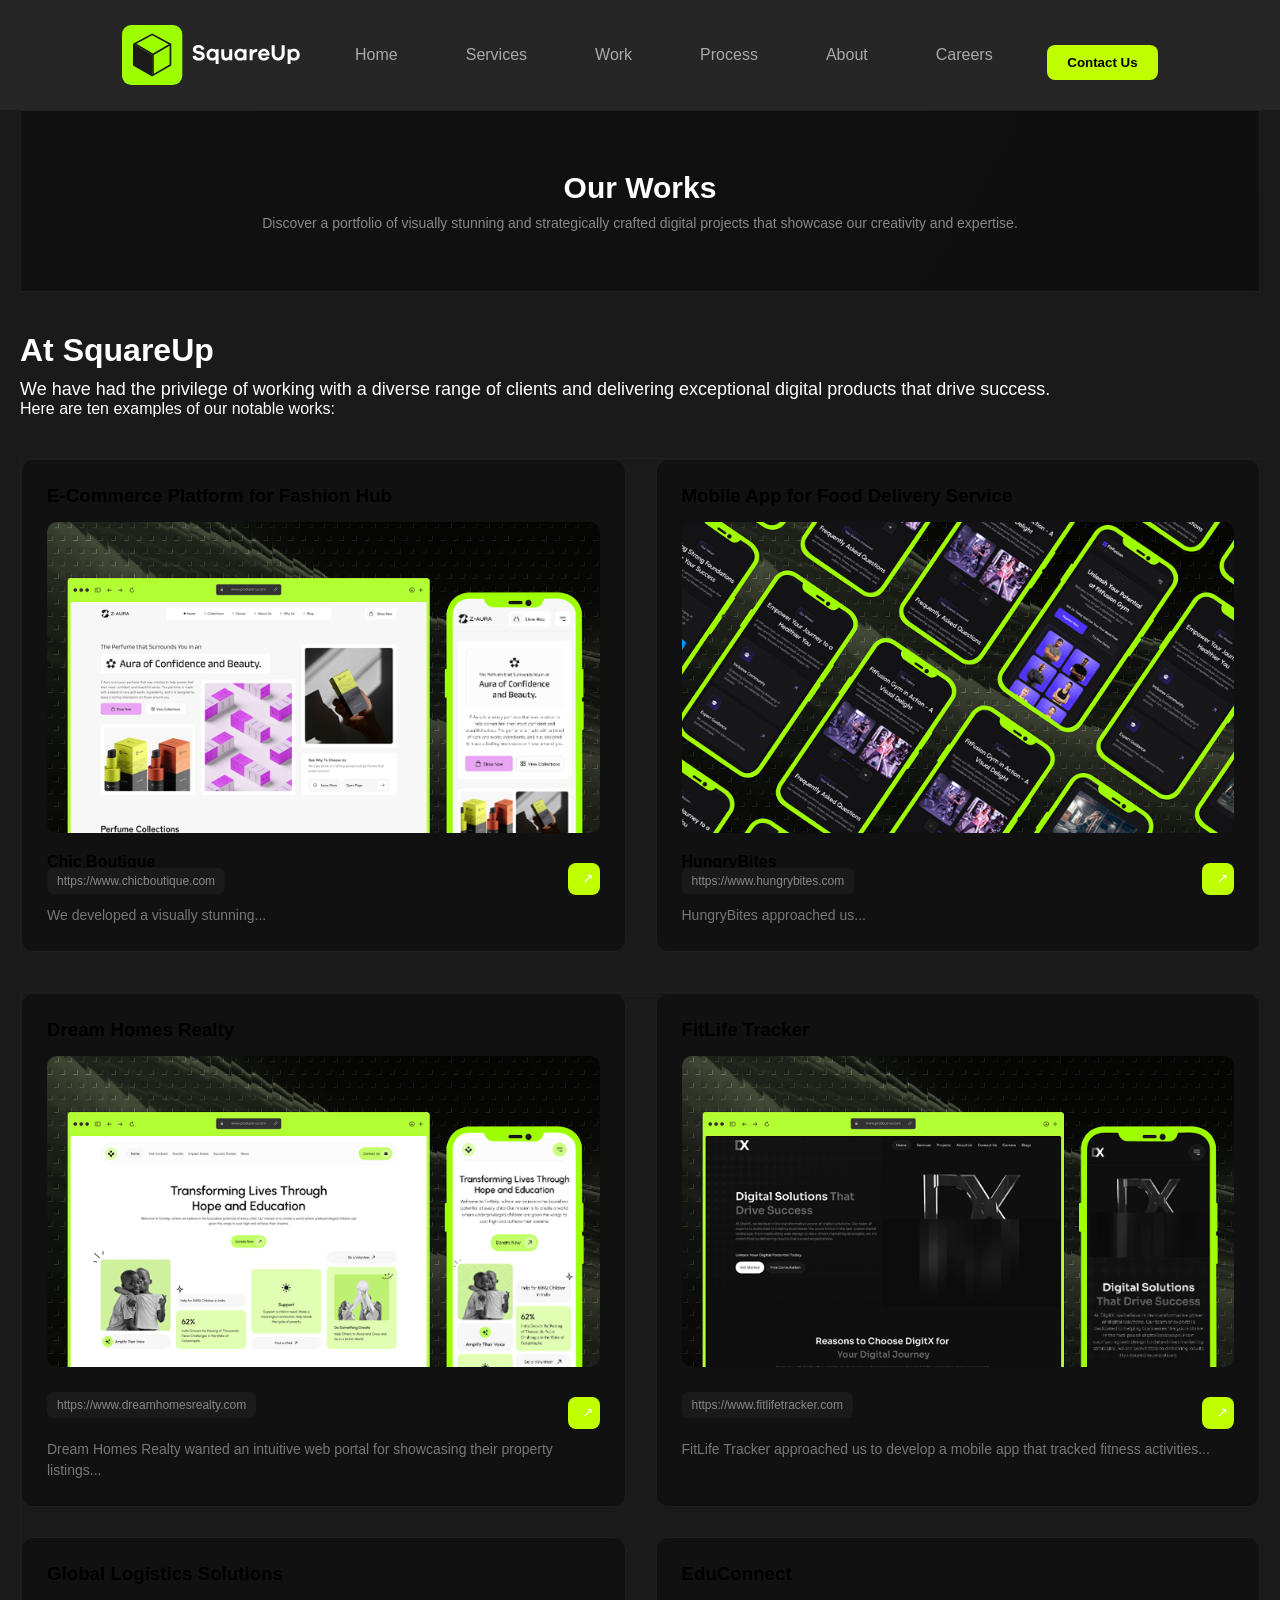
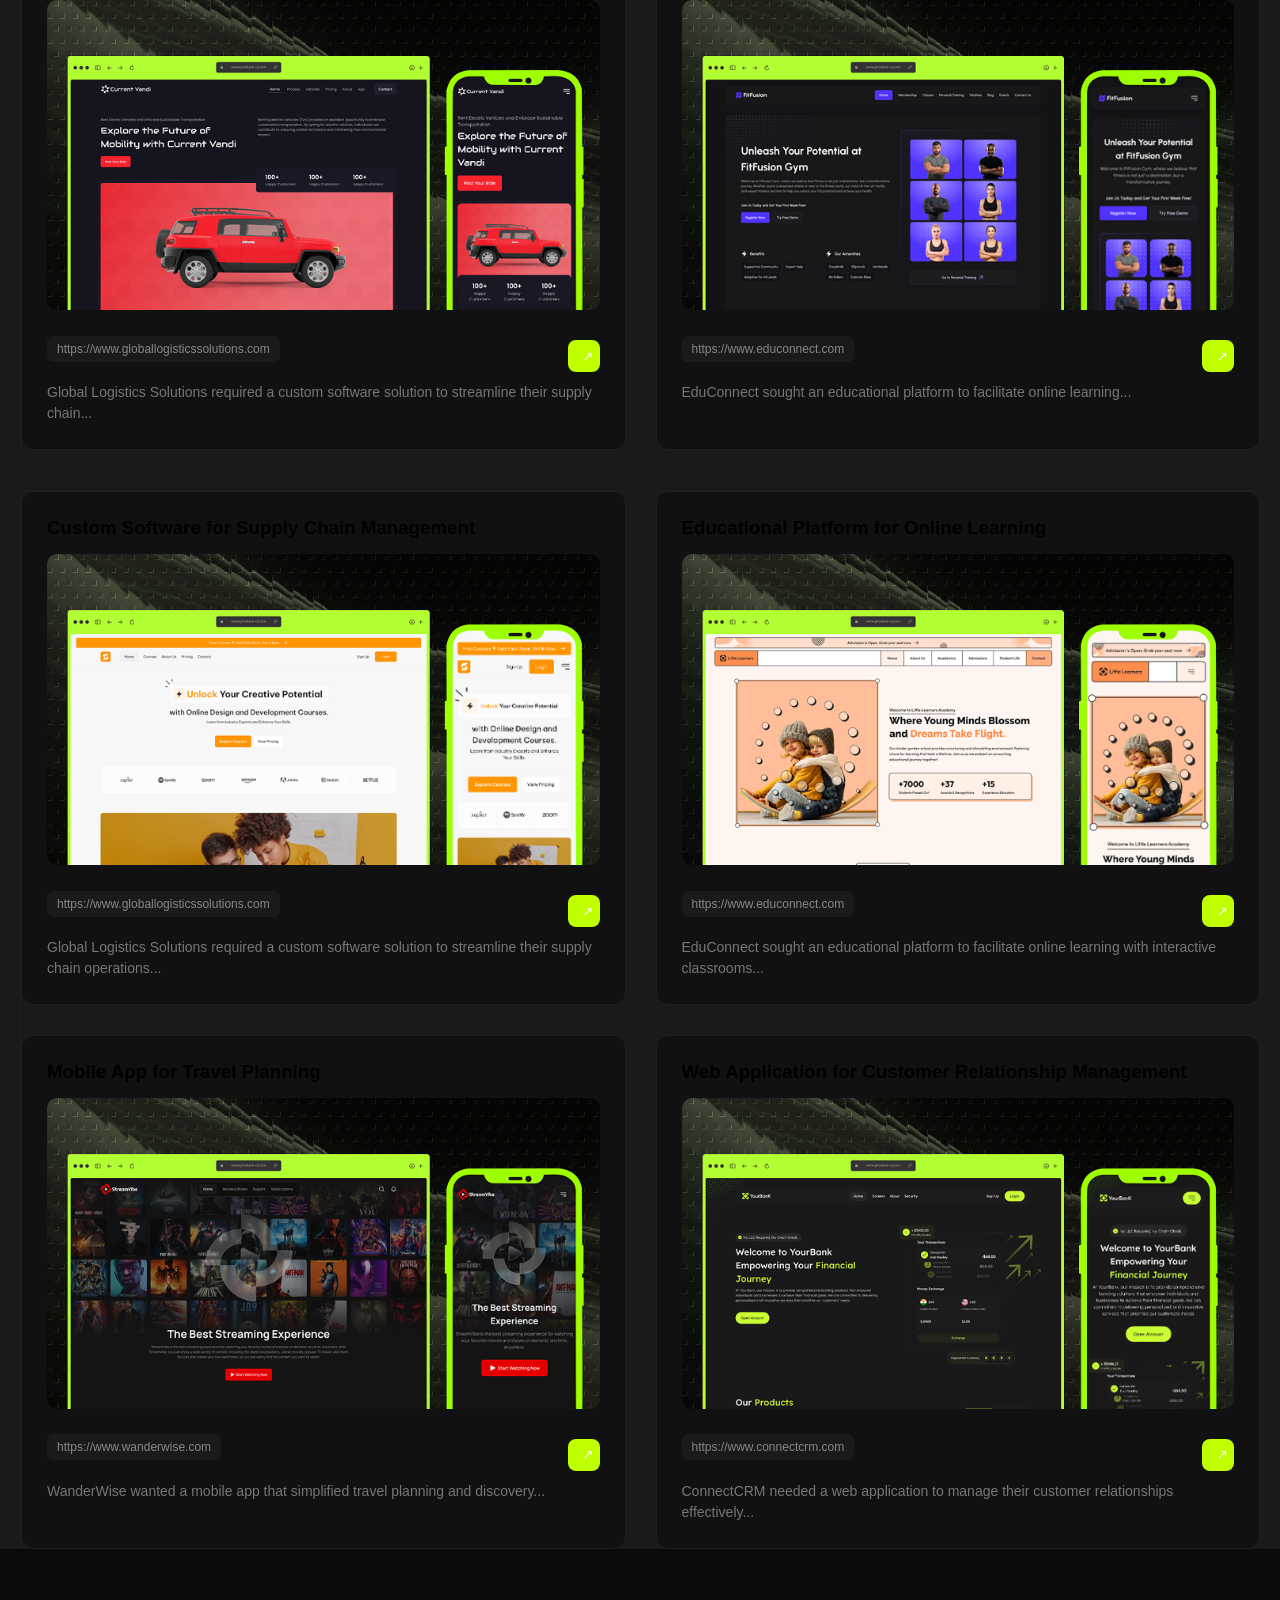
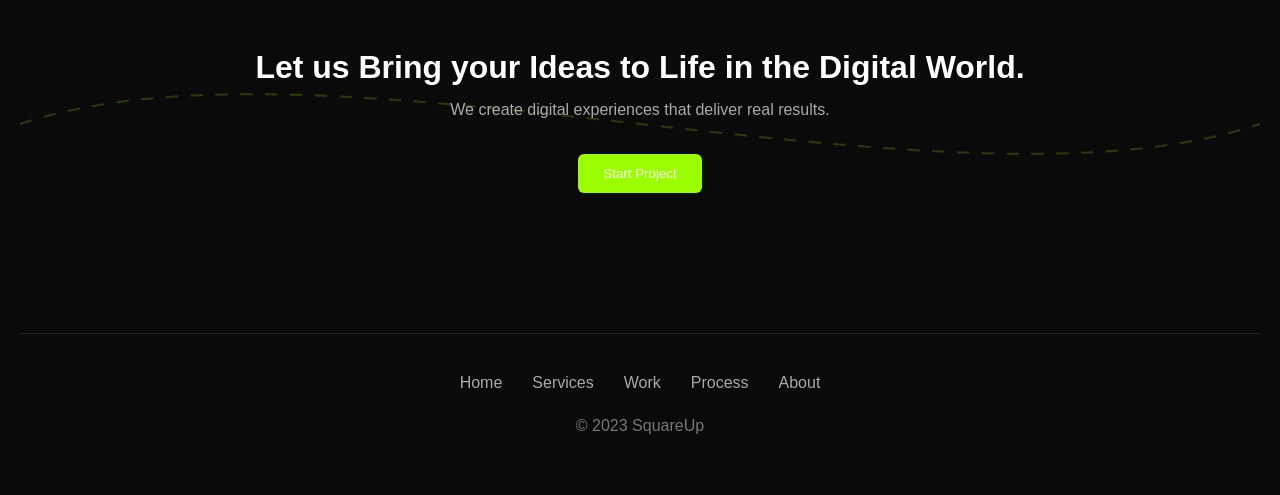
<file: works.html>
<!doctype html>
<html lang="en">
  <head>
    <meta charset="UTF-8" />
    <meta name="viewport" content="width=device-width, initial-scale=1.0" />
    <title>Document</title>
    <link rel="stylesheet" href="style.css" />
  </head>
  <body>
    <header class="navbar">
      <div class="container">
        <div class="nav__wrapper">
          <div class="logo">
            <img src="./img/Logo (6).svg" alt="" />
          </div>
          <nav class="nav-links">
            <a href="./index.html">Home</a>
            <a href="./services.html">Services</a>
            <a href="./works.html">Work</a>
            <a href="./process.html">Process</a>
            <a href="./about.html">About</a>
            <a href="./careers.html">Careers</a>
            <button class="btn-primary mobile-btn">Contact</button>
          </nav>
          <button class="btn-primary desktop-btn">Contact Us</button>
          <div class="u-menu">
            <button class="u-menu__btn" id="uMenuBtn">
              <span></span>
              <span></span>
              <span></span>
            </button>

            <div class="u-menu__panel" id="uMenuPanel">
              <ul class="u-menu__list">
                <a href="./index.html"><li>Home</li></a>
                <a href="./services.html"><li>Services</li></a>
                <a href="./works.html"><li>Works</li></a>
                <a href="./process.html"><li>Process</li></a>
                <a href="./about.html"><li>About</li></a>
                <a href="./careers.html"><li>Careers</li></a>
              </ul>
            </div>
          </div>
        </div>
      </div>
    </header>
    <section>
      <div class="container">
        <div class="work__wrapper">
          <div class="design-hero">
            <h2 class="design-title">Our Works</h2>
            <p class="design-sub">
              Discover a portfolio of visually stunning and strategically
              crafted digital projects that showcase our creativity and
              expertise.
            </p>
          </div>
        </div>
      </div>
    </section>
    <section class="works">
      <div class="container">
        <div class="works-header">
          <h2 class="work__title">At SquareUp</h2>
          <p>
            We have had the privilege of working with a diverse range of clients
            and delivering exceptional digital products that drive success.
          </p>
          <span class="badge">Here are ten examples of our notable works:</span>
        </div>
        <div class="works-grid">
          <div class="work">
            <h3>E-Commerce Platform for Fashion Hub</h3>
            <div class="work-img">
              <img src="./img/Image.png" alt="" />
            </div>
            <div class="work-body">
              <div class="work-top">
                <div>
                  <h4>Chic Boutique</h4>
                  <span class="link">https://www.chicboutique.com</span>
                </div>
                <button class="work-arrow">↗</button>
              </div>

              <p>We developed a visually stunning...</p>
            </div>
          </div>
          <div class="work">
            <h3>Mobile App for Food Delivery Service</h3>
            <div class="work-img">
              <img src="./img/Image (1).png" alt="" />
            </div>
            <div class="work-body">
              <div class="work-top">
                <div>
                  <h4>HungryBites</h4>
                  <span class="link">https://www.hungrybites.com</span>
                </div>
                <button class="work-arrow">↗</button>
              </div>
              <p>HungryBites approached us...</p>
            </div>
          </div>
        </div>
        <div class="works-grid">
          <div class="work">
            <h3>Dream Homes Realty</h3>
            <div class="work-img">
              <img src="./img/Image (2).png" alt="" />
            </div>
            <div class="work-body">
              <div class="work-top">
                <span class="link">https://www.dreamhomesrealty.com</span>
                <button class="work-arrow">↗</button>
              </div>
              <p>
                Dream Homes Realty wanted an intuitive web portal for showcasing
                their property listings...
              </p>
            </div>
          </div>
          <div class="work">
            <h3>FitLife Tracker</h3>
            <div class="work-img">
              <img src="./img/Image (3).png" alt="" />
            </div>
            <div class="work-body">
              <div class="work-top">
                <span class="link">https://www.fitlifetracker.com</span>
                <button class="work-arrow">↗</button>
              </div>
              <p>
                FitLife Tracker approached us to develop a mobile app that
                tracked fitness activities...
              </p>
            </div>
          </div>
          <div class="work">
            <h3>Global Logistics Solutions</h3>
            <div class="work-img">
              <img src="./img/Image (4).png" alt="" />
            </div>
            <div class="work-body">
              <div class="work-top">
                <span class="link"
                  >https://www.globallogisticssolutions.com</span
                >
                <button class="work-arrow">↗</button>
              </div>
              <p>
                Global Logistics Solutions required a custom software solution
                to streamline their supply chain...
              </p>
            </div>
          </div>
          <div class="work">
            <h3>EduConnect</h3>
            <div class="work-img">
              <img src="./img/Image (5).png" alt="" />
            </div>
            <div class="work-body">
              <div class="work-top">
                <span class="link">https://www.educonnect.com</span>
                <button class="work-arrow">↗</button>
              </div>
              <p>
                EduConnect sought an educational platform to facilitate online
                learning...
              </p>
            </div>
          </div>
        </div>
        <div class="works-grid">
          <div class="work">
            <h3>Custom Software for Supply Chain Management</h3>
            <div class="work-img">
              <img src="./img/Image (6).png" alt="" />
            </div>
            <div class="work-body">
              <div class="work-top">
                <span class="link"
                  >https://www.globallogisticssolutions.com</span
                >
                <button class="work-arrow">↗</button>
              </div>
              <p>
                Global Logistics Solutions required a custom software solution
                to streamline their supply chain operations...
              </p>
            </div>
          </div>
          <div class="work">
            <h3>Educational Platform for Online Learning</h3>
            <div class="work-img">
              <img src="./img/Image (7).png" alt="" />
            </div>
            <div class="work-body">
              <div class="work-top">
                <span class="link">https://www.educonnect.com</span>
                <button class="work-arrow">↗</button>
              </div>
              <p>
                EduConnect sought an educational platform to facilitate online
                learning with interactive classrooms...
              </p>
            </div>
          </div>
          <div class="work">
            <h3>Mobile App for Travel Planning</h3>
            <div class="work-img">
              <img src="./img/Image (8).png" alt="" />
            </div>
            <div class="work-body">
              <div class="work-top">
                <span class="link">https://www.wanderwise.com</span>
                <button class="work-arrow">↗</button>
              </div>
              <p>
                WanderWise wanted a mobile app that simplified travel planning
                and discovery...
              </p>
            </div>
          </div>
          <div class="work">
            <h3>Web Application for Customer Relationship Management</h3>
            <div class="work-img">
              <img src="./img/Image (9).png" alt="" />
            </div>
            <div class="work-body">
              <div class="work-top">
                <span class="link">https://www.connectcrm.com</span>
                <button class="work-arrow">↗</button>
              </div>
              <p>
                ConnectCRM needed a web application to manage their customer
                relationships effectively...
              </p>
            </div>
          </div>
        </div>
      </div>
    </section>
    <section class="main-section">
      <div class="intro-block">
        <div class="bg-wave">
          <svg viewBox="0 0 1200 300" class="wave-svg">
            <path d="M0,150 C300,50 900,250 1200,150" class="wave-path" />
          </svg>
        </div>
        <h1 class="intro-title">
          Let us Bring your Ideas to Life in the Digital World.
        </h1>
        <p class="intro-text">
          We create digital experiences that deliver real results.
        </p>
        <button class="intro-btn">Start Project</button>
      </div>
      <footer class="footer">
        <div class="footer-top">
          <ul class="footer-menu">
            <li class="menu-item">Home</li>
            <li class="menu-item">Services</li>
            <li class="menu-item">Work</li>
            <li class="menu-item">Process</li>
            <li class="menu-item">About</li>
          </ul>
        </div>
        <div class="footer-bottom">
          <span class="footer-copy">© 2023 SquareUp</span>
        </div>
      </footer>
    </section>

    <script>
      const btn = document.getElementById("uMenuBtn");
      const panel = document.getElementById("uMenuPanel");

      btn.addEventListener("click", () => {
        btn.classList.toggle("active");
        panel.classList.toggle("active");
      });
    </script>
  </body>
</html>
</file>
<file: style.css>
:root {
  --primary-color: #c0ff00;
  --bg-dark: #121212;
  --border-color: #262626;
  --text-gray: #999999;
  --bg: #fff;
  --text: #7288a2;
  --gray: #4d5974;
  --lightgray: #e5e5e5;
  --blue: #03b5d2;
  --bg: #0f0f0f;
  --card: #141414;
  --border: #1f1f1f;
  --text: #ffffff;
  --gray: #9a9a9a;
  --accent: #c0ff00;
}

* {
  margin: 0;
  padding: 0;
  box-sizing: border-box;
  font-family: "Inter", sans-serif, system-ui;
}

.container {
  max-width: 1440px;
  width: 100%;
  margin: 0 auto;
  padding: 0 20px;
}

body {
  background: #1a1a1a;
  overflow-x: hidden;
}

.navbar {
  padding: 18px 0;
  background: #262626;
  position: relative;
}

.nav__wrapper {
  display: flex;
  align-items: center;
  justify-content: space-between;
  align-items: center;
}

.logo {
  display: flex;
  align-items: center;
  gap: 10px;
  font-weight: bold;
}

a {
  text-decoration: none;
  color: inherit;
}

.hamburger {
  display: flex;
}

.openBtn {
  margin: 20px;
  padding: 10px 20px;
  background: #c6ff00;
  border: none;
  cursor: pointer;
}

.overlay {
  position: fixed;
  top: 0;
  right: -100%;
  width: 100%;
  height: 100%;
  background: #0b0b0b;
  transition: 0.4s;
}

.overlay.active {
  right: 0;
}

.top {
  display: flex;
  justify-content: flex-end;
  padding: 20px;
}

.close {
  font-size: 28px;
  color: #c6ff00;
  cursor: pointer;
}

.links {
  display: flex;
  flex-direction: column;
  margin-top: 40px;
}

.links a {
  color: white;
  text-decoration: none;
  padding: 20px;
  font-size: 22px;
  border-bottom: 1px solid #222;
  display: flex;
  justify-content: space-between;
}

.links span {
  color: #c6ff00;
}

.logo-box {
  width: 32px;
  height: 32px;
  background: #1c1c1c;
  display: flex;
  align-items: center;
  justify-content: center;
}

.inner-cube {
  width: 14px;
  height: 14px;
  background: #fff;
}

.nav-links {
  display: flex;
  gap: 28px;
  align-items: center;
}

.nav-links a {
  color: #aaa;
  text-decoration: none;
  transition: 0.3s;
  border-radius: 12px;
  padding: 14px 20px;
}

.nav-links a:hover {
  background: #222;
}

.btn-primary {
  padding: 10px 18px;
  background: linear-gradient(45deg, #00ffcc, #0066ff);
  border: none;
  border-radius: 6px;
  font-weight: bold;
  cursor: pointer;
}

.mobile-btn {
  display: none;
}

.menu-icon {
  gap: 5px;
  cursor: pointer;
}

.menu-icon span {
  width: 26px;
  height: 3px;
  background: #fff;
  transition: 0.3s;
}

@media (max-width: 768px) {
  .nav-links {
    position: absolute;
    top: 70px;
    right: 20px;
    width: 220px;
    background: #111;
    flex-direction: column;
    align-items: flex-start;
    padding: 20px;
    gap: 15px;
    border-radius: 10px;
    display: none;
  }
  .hamburger {
    display: flex;
  }

  .nav-links.active {
    display: flex;
  }

  .desktop-btn {
    display: none;
  }

  .mobile-btn {
    display: block;
    width: 100%;
    text-align: center;
  }

  .menu-icon {
    display: flex;
  }
}

.btn-primary {
  background: var(--primary-color);
  color: black;
  border: none;
  padding: 10px 20px;
  border-radius: 8px;
  font-weight: 600;
  cursor: pointer;
}

.desktop-contact {
  display: none;
}

.menu-icon span {
  display: block;
  width: 25px;
  height: 2px;
  background: var(--primary-color);
  margin: 6px 0;
}

.hero {
  padding: 80px 20px;
  text-align: center;
  position: relative;
  background-image: radial-gradient(circle at center, #1a1a1a 0%, #121212 100%);
}

.hero h1 {
  font-size: 2.5rem;
  line-height: 1.2;
  margin-bottom: 30px;
  color: white;
}

.tag-container {
  background: rgba(255, 255, 255, 0.03);
  border: 1px solid var(--border-color);
  padding: 15px;
  border-radius: 15px;
  display: inline-block;
  max-width: 90%;
  line-height: 2.5;
}

.tag {
  background: #1f1f1f;
  padding: 5px 12px;
  border-radius: 6px;
  color: #efefef;
  margin: 0 5px;
}

.text-muted {
  color: var(--text-gray);
}

.cta-buttons {
  margin-top: 40px;
  display: flex;
  justify-content: center;
  gap: 15px;
}

.btn-secondary {
  background: transparent;
  border: 1px solid var(--border-color);
  color: white;
  padding: 10px 25px;
  border-radius: 8px;
  cursor: pointer;
}

.trust-section {
  margin-top: 50px;
  text-align: center;
}

.trust-badge {
  display: inline-block;
  background: #121212;
  border: 1px solid var(--border-color);
  padding: 8px 20px;
  border-radius: 25px;
  font-size: 0.8rem;
  color: var(--text-gray);
  transform: translateY(20px);
  z-index: 2;
  position: relative;
}

.logo-grid {
  display: grid;
  grid-template-columns: repeat(2, 1fr);
  justify-content: center;
}

.logo-item {
  padding: 40px 20px;
}

.brand-logo {
  height: 30px;
  filter: brightness(0) invert(1);
  opacity: 0.7;
}

@media (min-width: 1024px) {
  .navbar {
    padding: 25px 8%;
  }

  .nav-links {
    display: flex;
  }

  .hamburger {
    display: none;
  }

  .desktop-contact {
    display: block;
  }

  .menu-icon {
    display: none;
  }

  .logo-grid {
    grid-template-columns: repeat(6, 1fr);
  }

  .tag-container {
    padding: 20px 40px;
  }
}

@media (min-width: 768px) and (max-width: 1023px) {
  .logo-grid {
    grid-template-columns: repeat(3, 1fr);
  }
  .hero h1 {
    font-size: 3.2rem;
  }
}

.services__info {
  font-size: 14px;
  font-weight: 400;
}

:root {
  --bg-dark: #0a0a0a;
  --card-bg: #141414;
  --border-color: #1f1f1f;
  --text-main: #ffffff;
  --text-muted: #a0a0a0;
  --neon-green: #beff00;
  --btn-bg: #1a1a1a;
  --transition: all 0.3s ease;
}

.wrapper {
  max-width: 1440px;

  margin: 0 auto;
  width: 100%;
  padding: 0 20px;
}

.services-section {
  position: relative;
  padding: 80px 0;
  width: 100%;
}

.bg-pattern-overlay {
  position: absolute;
  top: 0;
  left: 0;
  width: 100%;
  height: 100%;
  background-image:
    linear-gradient(rgba(10, 10, 10, 0.7), rgba(10, 10, 10, 0.95)),
    url("https://i.imgur.com/8QG4hD1.png");
  background-size: cover;
  background-position: center;
  opacity: 0.5;
  z-index: 1;
}

.wrapper {
  position: relative;
  z-index: 2;
}

.section-header {
  text-align: center;
  margin-bottom: 60px;
}

.section-header h1 {
  font-size: 42px;
  font-weight: 600;
  margin-bottom: 15px;
}

.section-header p {
  color: var(--text-muted);
  font-size: 16px;
  max-width: 650px;
  margin: 0 auto;
}

.services-container {
  display: grid;
  grid-template-columns: repeat(3, 1fr);
  gap: 1px;
  background-color: var(--border-color);
  border: 1px solid var(--border-color);
  border-radius: 12px;
  overflow: hidden;
}

.service-card {
  background-color: var(--card-bg);
  padding: 40px;
  display: flex;
  flex-direction: column;
  justify-content: space-between;
}

.card-head {
  display: flex;
  align-items: center;
  gap: 15px;
  margin-bottom: 25px;
}

.icon-box {
  width: 50px;
  height: 50px;
  border: 1px solid #262626;
  border-radius: 8px;
  display: flex;
  justify-content: center;
  align-items: center;
}

.icon-box svg path {
  fill: var(--neon-green);
}

.service-card h2 {
  font-size: 20px;
  font-weight: 500;
}
.checkbox-wrapper-33 {
  --s-xsmall: 0.625em;
  --s-small: 1.2em;
  --border-width: 1px;
  --c-primary: #5f11e8;
  --c-primary-20-percent-opacity: rgb(95 17 232 / 20%);
  --c-primary-10-percent-opacity: rgb(95 17 232 / 10%);
  --t-base: 0.4s;
  --t-fast: 0.2s;
  --e-in: ease-in;
  --e-out: cubic-bezier(0.11, 0.29, 0.18, 0.98);
}

.checkbox-wrapper-33 .visuallyhidden {
  border: 0;
  clip: rect(0 0 0 0);
  height: 1px;
  margin: -1px;
  overflow: hidden;
  padding: 0;
  position: absolute;
  width: 1px;
}

.checkbox-wrapper-33 .checkbox {
  display: flex;
  align-items: center;
  justify-content: flex-start;
  color: white;
}

.checkbox-wrapper-33 .checkbox + .checkbox {
  margin-top: var(--s-small);
}

.checkbox-wrapper-33 .checkbox__symbol {
  display: inline-block;
  display: flex;
  margin-right: calc(var(--s-small) * 0.7);
  border: var(--border-width) solid var(--c-primary);
  position: relative;
  border-radius: 0.1em;
  width: 1.5em;
  height: 1.5em;
  transition:
    box-shadow var(--t-base) var(--e-out),
    background-color var(--t-base);
  box-shadow: 0 0 0 0 var(--c-primary-10-percent-opacity);
}

.checkbox-wrapper-33 .checkbox__symbol:after {
  content: "";
  position: absolute;
  top: 0.5em;
  left: 0.5em;
  width: 0.25em;
  height: 0.25em;
  background-color: var(--c-primary-20-percent-opacity);
  opacity: 0;
  border-radius: 3em;
  transform: scale(1);
  transform-origin: 50% 50%;
}

.checkbox-wrapper-33 .checkbox .icon-checkbox {
  width: 1em;
  height: 1em;
  margin: auto;
  fill: none;
  stroke-width: 3;
  stroke: currentColor;
  stroke-linecap: round;
  stroke-linejoin: round;
  stroke-miterlimit: 10;
  color: var(--c-primary);
  display: inline-block;
}

.checkbox-wrapper-33 .checkbox .icon-checkbox path {
  transition: stroke-dashoffset var(--t-fast) var(--e-in);
  stroke-dasharray: 30px, 31px;
  stroke-dashoffset: 31px;
}

.checkbox-wrapper-33 .checkbox__textwrapper {
  margin: 0;
}

.checkbox-wrapper-33 .checkbox__trigger:checked + .checkbox__symbol:after {
  -webkit-animation: ripple-33 1.5s var(--e-out);
  animation: ripple-33 1.5s var(--e-out);
}

.checkbox-wrapper-33
  .checkbox__trigger:checked
  + .checkbox__symbol
  .icon-checkbox
  path {
  transition: stroke-dashoffset var(--t-base) var(--e-out);
  stroke-dashoffset: 0px;
}

.checkbox-wrapper-33 .checkbox__trigger:focus + .checkbox__symbol {
  box-shadow: 0 0 0 0.25em var(--c-primary-20-percent-opacity);
}

@-webkit-keyframes ripple-33 {
  from {
    transform: scale(0);
    opacity: 1;
  }

  to {
    opacity: 0;
    transform: scale(20);
  }
}

@keyframes ripple-33 {
  from {
    transform: scale(0);
    opacity: 1;
  }

  to {
    opacity: 0;
    transform: scale(20);
  }
}

.card-text {
  color: var(--text-muted);
  font-size: 14px;
  margin-bottom: 30px;
  flex-grow: 1;
}

.learn-more-btn {
  display: block;
  width: 100%;
  padding: 15px;
  background-color: var(--btn-bg);
  color: var(--text-main);
  text-decoration: none;
  text-align: center;
  border-radius: 8px;
  font-size: 14px;
  font-weight: 500;
  transition: var(--transition);
  border: 1px solid transparent;
}

.learn-more-btn:hover {
  background-color: #262626;
  border-color: #333;
}

@media (max-width: 1024px) {
  .section-header h1 {
    font-size: 36px;
  }

  .services-container {
    grid-template-columns: repeat(2, 1fr);
  }

  .service-card {
    padding: 30px;
  }
}

@media (max-width: 768px) {
  .services-section {
    padding: 50px 0;
  }

  .section-header h1 {
    font-size: 28px;
  }

  .section-header p {
    font-size: 14px;
  }

  .services-container {
    grid-template-columns: 1fr;
    border: none;
    background-color: transparent;
    gap: 20px;
  }

  .service-card {
    padding: 25px;
    border: 1px solid var(--border-color);
    border-radius: 10px;
    align-items: center;
    text-align: center;
  }

  .card-head {
    flex-direction: column;
    gap: 10px;
    margin-bottom: 15px;
  }

  .service-card h2 {
    font-size: 18px;
  }

  .card-text {
    font-size: 13px;
    margin-bottom: 20px;
  }

  .learn-more-btn {
    max-width: 200px;
  }
}

h2 {
  text-align: center;
  font-size: 32px;
  font-weight: 600;
  margin-bottom: 10px;
  color: white;
}

.why {
  padding: 80px 0;
  background: radial-gradient(circle at top left, #1a1a1a, #0d0d0d);
}

.why__top {
  text-align: center;
  margin-bottom: 60px;
}

.why__top h2 {
  font-size: 32px;
  margin-bottom: 10px;
}

.why__top p {
  color: var(--gray);
  max-width: 600px;
  margin: 0 auto;
  font-size: 14px;
}

.why__grid {
  display: grid;
  grid-template-columns: repeat(2, 1fr);
}

.why__card {
  padding: 30px;
  border-right: 1px solid var(--border);
  border-bottom: 1px solid var(--border);
}

.why__card-two {
  padding: 30px;
  border-right: 1px solid var(--border);
  border-bottom: 1px solid var(--border);
}

.why__card-two h3 {
  color: white;
  text-align: left;
}

.why__card h3 {
  color: white;
  text-align: left;
}

.icon__grid {
  display: flex;
  justify-content: left;
}

.why__card p {
  color: white;
  text-align: left;
}

.why__card-two {
  text-align: left;
  color: var(--gray);
  font-size: 13px;
  font-size: 16px;
  margin-bottom: 10px;
}

.why__card-two h3 {
  font-size: 16px;
  margin-bottom: 10px;
}

.why__card h3 {
  font-size: 16px;
  margin-bottom: 10px;
}

.why__card p {
  font-size: 13px;
  color: var(--gray);
  line-height: 1.5;
}

@media (max-width: 768px) {
  .why__grid {
    grid-template-columns: 1fr;
  }

  .why__card {
    border-right: none !important;
  }

  .why__card:not(:last-child) {
    border-bottom: 1px solid var(--border);
  }
}

@media (max-width: 320px) {
  .why {
    padding: 50px 0;
  }

  .why__top h2 {
    font-size: 24px;
  }

  .why__top p {
    font-size: 13px;
  }

  .why__card {
    padding: 20px;
  }
}

.about__card {
  text-align: center;
  margin-bottom: 50px;
}

.about__card h1 {
  font-size: 36px;
  margin-bottom: 10px;
}

.testimonials__card {
  margin-bottom: 50px;
}

.testimonials__card h1 {
  font-size: 36px;
  margin-bottom: 10px;
}

.testimonials__card p {
  color: var(--gray);
  font-size: 14px;
}

@media (max-width: 1024px) {
  .grid {
    grid-template-columns: repeat(2, 1fr);
  }
}

@media (max-width: 600px) {
  .grid {
    grid-template-columns: 1fr;
  }

  .card {
    border-right: none;
  }

  .card:last-child {
    border-bottom: none;
  }

  .testimonials__card h1 {
    font-size: 24px;
  }
}

.testimonials {
  padding: 60px 20px;
}

h2 {
  font-size: 32px;
  margin-bottom: 10px;
}

.subtitle {
  color: #aaa;
  margin-bottom: 40px;
}

.grid {
  display: grid;
  grid-template-columns: repeat(2, 1fr);
  gap: 20px;
}

.card {
  background: #111;
  padding: 25px;
  border-radius: 10px;
  text-align: left;
  display: flex;
  flex-direction: column;
  justify-content: space-between;
  min-height: 260px; /* 🔥 HAMMASI BIR XIL */
  border: 1px solid #1f1f1f;
}

.card h3 {
  color: #9cff57;
  font-size: 18px;
}

.card p {
  color: #bbb;
  font-size: 14px;
  margin: 15px 0;
  flex-grow: 1;
}

.user {
  display: flex;
  align-items: center;
  gap: 10px;
}

.avatar {
  width: 40px;
  height: 40px;
  background: #9cff57;
  border-radius: 50%;
}

.user span {
  display: block;
  font-size: 12px;
  color: #888;
}

button {
  margin-top: 15px;
  padding: 8px 15px;
  background: #1f1f1f;
  border: none;
  color: #fff;
  border-radius: 6px;
  cursor: pointer;
}

button:hover {
  background: #9cff57;
  color: #000;
}

@media (max-width: 768px) {
  .grid {
    grid-template-columns: 1fr;
  }
}

.section {
  padding: 80px 20px;
  text-align: center;
}

.logo-box {
  width: 40px;
  height: 40px;
  background: #aaff00;
  margin: 0 auto 20px;
  border-radius: 8px;
}

.section h1 {
  font-size: 28px;
  margin-bottom: 15px;
}

.section p {
  color: #aaa;
  max-width: 600px;
  margin: auto;
  margin-bottom: 20px;
}

.btn {
  background: #aaff00;
  border: none;
  padding: 12px 24px;
  border-radius: 6px;
  cursor: pointer;
  font-weight: bold;
  transition: 0.3s;
}

.btn:hover {
  transform: scale(1.05);
  box-shadow: 0 0 15px #aaff00;
}

.contact {
  display: flex;
  justify-content: center;
  padding: 40px 20px;
}

.form {
  max-width: 700px;
  width: 100%;
}

.row {
  display: flex;
  gap: 20px;
}

.input {
  flex: 1;
  margin-bottom: 20px;
}

label {
  display: block;
  margin-bottom: 8px;
  color: #aaa;
}

input,
textarea {
  width: 100%;
  padding: 12px;
  background: #15181b;
  border: 1px solid #222;
  border-radius: 6px;
  color: #fff;
}

textarea {
  height: 120px;
}

.box {
  background: #111416;
  padding: 20px;
  border-radius: 10px;
  margin-bottom: 20px;
}

.checks {
  display: grid;
  grid-template-columns: 1fr 1fr;
  gap: 10px;
  margin-top: 10px;
}

.sub {
  font-size: 12px;
  color: #777;
  margin-bottom: 10px;
}

.range {
  width: 100%;
  accent-color: #aaff00;
}

.range-label {
  display: flex;
  justify-content: space-between;
  font-size: 12px;
  color: #aaa;
}

.footer {
  border-top: 1px solid #222;
  padding: 40px 20px;
  text-align: center;
}

.menu a {
  margin: 0 10px;
  color: #aaa;
  text-decoration: none;
  position: relative;
}

.menu a::after {
  content: "";
  position: absolute;
  width: 0%;
  height: 2px;
  background: #aaff00;
  left: 0;
  bottom: -5px;
  transition: 0.3s;
}

.menu a:hover {
  color: #fff;
}

.menu a:hover::after {
  width: 100%;
}

.icons {
  display: flex;
  justify-content: center;
  gap: 10px;
  margin: 15px 0;
}

.icons div {
  width: 35px;
  height: 35px;
  border: 1px solid #333;
  display: flex;
  align-items: center;
  justify-content: center;
  border-radius: 6px;
  transition: 0.3s;
}

.icons div:hover {
  background: #aaff00;
  color: black;
  transform: translateY(-5px) scale(1.1);
}

.info p {
  color: #aaa;
  margin: 5px 0;
  transition: 0.3s;
}

.info p:hover {
  color: #aaff00;
  transform: translateX(5px);
}

[data-anim] {
  opacity: 0;
  transform: translateY(40px);
  transition: 0.8s ease;
}

[data-anim].active {
  opacity: 1;
  transform: translateY(0);
}

@media (max-width: 600px) {
  .row {
    flex-direction: column;
  }
  .checks {
    grid-template-columns: 1fr;
  }
}

.faq {
  padding: 80px 20px;
}

.faq-header {
  text-align: center;
  margin-bottom: 40px;
}

.faq-item {
  border: 1px solid #222;
  margin-bottom: 15px;
  padding-top: 20px;
  padding-bottom: 16px;
  padding-left: 16px;
  background: #111;
  cursor: pointer;
  transition: 0.3s;
}

.faq-item:hover {
  border-color: #c0ff00;
}

.faq__title {
  font-size: 48px;
  font-weight: 600;
}

.faq__info {
  color: white;
}

.faq-top {
  display: flex;
  justify-content: space-between;
  align-items: center;
}

.num {
  color: #c0ff00;
  margin-right: 10px;
}

.faq-top h4 {
  flex: 1;
  font-size: 22px;
  font-weight: 500;
  color: #ccc;
  text-align: left;
}

.icon {
  font-size: 18px;
  transition: 0.3s;
}

.faq-content {
  max-height: 0;
  overflow: hidden;
  transition: max-height 0.4s ease;
}

.faq-content p {
  margin-top: 15px;
  font-size: 13px;
  color: #777;
  text-align: left;
}

.faq-item.active {
  border-color: #c0ff00;
}

.faq-item.active .faq-content {
  max-height: 160px;
}

.faq-item.active .icon {
  transform: rotate(180deg);
}

.design {
  padding: 60px 80px;
  background: #0f0f0f;
  color: #fff;
  font-family: sans-serif;
}

.design-hero {
  text-align: center;
  padding: 60px 20px;
  border: 1px solid #1f1f1f;
  margin-bottom: 40px;
  background: linear-gradient(120deg, #111, #0f0f0f);
}

.design-title {
  font-size: 30px;
}

.design-sub {
  font-size: 14px;
  color: #888;
}

.design-head {
  font-size: 24px;
  margin-bottom: 10px;
}

.design-desc {
  font-size: 13px;
  color: #777;
  margin-bottom: 20px;
}

.design-label {
  display: inline-block;
  padding: 6px 12px;
  border: 1px solid #2a2a2a;
  margin-bottom: 20px;
  font-size: 12px;
  color: #aaa;
}

.design-subtitle {
  margin: 30px 0 10px;
  color: #bbb;
  font-size: 14px;
}

/* Default: yashirin */
.u-menu {
  display: none;
}

/* 📱 Faqat mobile (768px dan kichik) */
@media (max-width: 768px) {
  .u-menu {
    display: block;
    position: relative;
    z-index: 9999;
  }

  .u-menu__btn {
    width: 40px;
    height: 30px;
    display: flex;
    flex-direction: column;
    justify-content: space-between;
    background: transparent;
    border: none;
    cursor: pointer;
  }

  .u-menu__btn span {
    display: block;
    height: 4px;
    width: 100%;
    background: #000;
    border-radius: 2px;
    transition: 0.3s;
  }

  /* Animation */
  .u-menu__btn.active span:nth-child(1) {
    transform: translateY(13px) rotate(45deg);
  }
  .u-menu__btn.active span:nth-child(2) {
    opacity: 0;
  }
  .u-menu__btn.active span:nth-child(3) {
    transform: translateY(-13px) rotate(-45deg);
  }

  /* Panel */
  .u-menu__panel {
    position: absolute;
    top: 50px;
    right: 0;
    width: 200px;
    background: #111;
    color: #fff;
    padding: 20px;
    border-radius: 10px;
    transform: scale(0);
    transform-origin: top right;
    transition: 0.3s;
  }

  .u-menu__panel.active {
    transform: scale(1);
  }

  .u-menu__list {
    list-style: none;
    padding: 0;
  }

  .u-menu__list li {
    margin-bottom: 10px;
    cursor: pointer;
  }
}

.design-grid {
  display: grid;
  grid-template-columns: repeat(4, 1fr);
  border: 1px solid #1f1f1f;
}

.design-card {
  padding: 25px;
  border-right: 1px solid #1f1f1f;
  border-bottom: 1px solid #1f1f1f;
  min-height: 120px;
  transition: 0.3s;
}

.design-card:nth-child(4n) {
  border-right: none;
}

.design-text {
  font-size: 12px;
  color: #bbb;
  margin-top: 10px;
}

.design-icon {
  width: 40px;
  height: 40px;
  border: 1px solid #1f1f1f;
  display: flex;
  align-items: center;
  justify-content: center;
  border-radius: 8px;
  background: #111;
  transition: 0.3s;
}

.svg {
  width: 20px;
  height: 20px;
  stroke: #c6ff00;
  fill: none;
  stroke-width: 1.5;
  transition: 0.3s;
}

.design-card:hover {
  background: #151515;
}

.design-card:hover .design-icon {
  border-color: #c6ff00;
  box-shadow: 0 0 10px #c6ff00;
}

.design-card:hover .svg {
  transform: scale(1.2);
}

@media (max-width: 1024px) {
  .design-grid {
    grid-template-columns: repeat(2, 1fr);
  }

  .design-card:nth-child(4n) {
    border-right: 1px solid #1f1f1f;
  }

  .design-card:nth-child(2n) {
    border-right: none;
  }
}

@media (max-width: 600px) {
  .design {
    padding: 40px 20px;
  }

  .design-grid {
    grid-template-columns: 1fr;
  }

  .design-card {
    border-right: none;
  }
}

.engineering {
  padding: 60px 80px;
  background: #0f0f0f;
  color: #fff;
  font-family: sans-serif;
}

.eng-title {
  font-size: 28px;
  margin-bottom: 10px;
}

.eng-desc {
  font-size: 13px;
  color: #777;
  max-width: 700px;
  margin-bottom: 20px;
}

.eng-label {
  display: inline-block;
  padding: 6px 12px;
  border: 1px solid #2a2a2a;
  margin-bottom: 30px;
  font-size: 12px;
  color: #aaa;
}

.eng-subtitle {
  font-size: 16px;
  margin: 30px 0 10px;
  color: #ccc;
}

.eng-grid {
  display: grid;
  grid-template-columns: repeat(4, 1fr);
  border: 1px solid #1f1f1f;
  margin-bottom: 20px;
}

.eng-card {
  padding: 25px;
  border-right: 1px solid #1f1f1f;
  border-bottom: 1px solid #1f1f1f;
  min-height: 120px;
}

.eng-card:nth-child(4n) {
  border-right: none;
}

.eng-text {
  font-size: 12px;
  color: #bbb;
  margin-top: 10px;
}

.eng-icon {
  width: 40px;
  height: 40px;
  border: 1px solid #1f1f1f;
  display: flex;
  align-items: center;
  justify-content: center;
  background: #111;
  border-radius: 8px;
}

.svg {
  width: 20px;
  height: 20px;
  stroke: #c6ff00;
  fill: none;
  stroke-width: 1.5;
}

@media (max-width: 1024px) {
  .eng-grid {
    grid-template-columns: repeat(2, 1fr);
  }

  .eng-card:nth-child(4n) {
    border-right: 1px solid #1f1f1f;
  }

  .eng-card:nth-child(2n) {
    border-right: none;
  }
}

@media (max-width: 600px) {
  .engineering {
    padding: 40px 20px;
  }

  .eng-grid {
    grid-template-columns: 1fr;
  }

  .eng-card {
    border-right: none;
  }
}

.main-section {
  background: #0a0a0a;
  color: white;
  padding: 20px;
  font-family: Arial;
}

/* INTRO (hero o‘rniga) */
.intro-block {
  position: relative;
  text-align: center;
  padding: 80px 20px;
  overflow: hidden;
}

/* WAVE */
.bg-wave {
  position: absolute;
  width: 100%;
  top: 0;
  left: 0;
  opacity: 0.2;
}

.wave-svg {
  width: 100%;
}

.wave-path {
  fill: none;
  stroke: #9cff00;
  stroke-width: 2;
  stroke-dasharray: 12;
  animation: waveMove 5s linear infinite;
}

@keyframes waveMove {
  from {
    stroke-dashoffset: 0;
  }
  to {
    stroke-dashoffset: 200;
  }
}

.intro-title {
  font-size: 32px;
  margin-bottom: 15px;
  transition: 0.3s;
  animation: fadeUp 1s ease forwards;
}

.intro-title:hover {
  color: #9cff00;
  text-shadow: 0 0 10px #9cff00;
}

.intro-text {
  color: #aaa;
  margin-bottom: 20px;
  transition: 0.3s;
  animation: fadeUp 1.5s ease forwards;
}

.intro-text:hover {
  color: #fff;
}

.intro-btn {
  background: #9cff00;
  border: none;
  padding: 12px 25px;
  cursor: pointer;
  transition: 0.3s;
  animation: fadeUp 2s ease forwards;
}

.intro-btn:hover {
  transform: scale(1.08);
  box-shadow: 0 0 15px #9cff00;
}

.footer {
  margin-top: 60px;
  border-top: 1px solid #222;
  padding-top: 20px;
  animation: fadeUp 2.5s ease forwards;
}

.footer-top {
  display: flex;
  justify-content: center;
}

.footer-menu {
  display: flex;
  gap: 30px;
  list-style: none;
}

.menu-item {
  position: relative;
  color: #aaa;
  cursor: pointer;
  transition: 0.3s;
}

.menu-item::after {
  content: "";
  position: absolute;
  left: 0;
  bottom: -6px;
  width: 0%;
  height: 2px;
  background: #9cff00;
  transition: 0.4s;
}

.menu-item:hover {
  color: #fff;
  transform: translateY(-3px);
}

.menu-item:hover::after {
  width: 100%;
}

.footer-bottom {
  text-align: center;
  margin-top: 25px;
}

.footer-copy {
  color: #777;
  transition: 0.3s;
}

.footer-copy:hover {
  color: #9cff00;
  text-shadow: 0 0 8px #9cff00;
}

@keyframes fadeUp {
  from {
    opacity: 0;
    transform: translateY(25px);
  }
  to {
    opacity: 1;
    transform: translateY(0);
  }
}

@media (max-width: 600px) {
  .intro-title {
    font-size: 22px;
  }

  .footer-menu {
    flex-direction: column;
    align-items: center;
    gap: 15px;
  }
}

@media (max-width: 900px) {
  .intro-title {
    font-size: 26px;
  }

  .footer-menu {
    flex-wrap: wrap;
    justify-content: center;
  }
}

.works-grid {
  display: grid;
  grid-template-columns: 1fr 1fr;
  gap: 30px;
  margin-top: 40px;
}

.badge {
  color: white;
}

.work {
  border: 1px solid #1f1f1f;
  padding: 20px;
  border-radius: 12px;
  background: #111;
  position: relative;
  transition: all 0.3s ease;
}

.work:hover {
  transform: translateY(-8px);
  border-color: #2a2a2a;
}

.works-header p {
  color: white;
  font-size: 18px;
  font-weight: 500;
}

.work__title {
  color: white;
  text-align: left;
}

.work-img {
  border-radius: 10px;
  overflow: hidden;
  margin-bottom: 15px;
  aspect-ratio: 16/9;
}

.work-img img {
  width: 100%;
  height: 100%;
  object-fit: cover;
  transition: transform 0.4s ease;
}

.work:hover .work-img img {
  transform: scale(1.05);
}

.work-top {
  display: flex;
  justify-content: space-between;
  align-items: center;
  margin-bottom: 10px;
}

.work-arrow {
  background: #c0ff00;
  border: none;
  width: 35px;
  height: 35px;
  border-radius: 8px;
  cursor: pointer;
  transition: all 0.3s ease;
}

.work:hover .work-arrow {
  transform: rotate(45deg) scale(1.1);
}

.work::after {
  content: "";
  position: absolute;
  inset: 0;
  border-radius: 12px;
  background: radial-gradient(
    circle at top,
    rgba(192, 255, 0, 0.15),
    transparent
  );
  opacity: 0;
  transition: 0.3s;
}

.work:hover::after {
  opacity: 1;
}

.work p {
  color: #888;
  font-size: 14px;
}

@media (max-width: 768px) {
  .works-grid {
    grid-template-columns: 1fr;
  }
}

.works-grid {
  display: grid;
  grid-template-columns: 1fr 1fr;
  border-top: 1px solid #1f1f1f;
  border-left: 1px solid #1f1f1f;
}

.work {
  padding: 25px;
  border-right: 1px solid #1f1f1f;
  border-bottom: 1px solid #1f1f1f;
  background: #111;
  position: relative;
  transition: 0.3s;
}

.work:hover {
  background: #151515;
  transform: translateY(-5px);
}

.work-img {
  margin: 15px 0;
  border-radius: 10px;
  overflow: hidden;
  aspect-ratio: 16/9;
}

.work-img img {
  width: 100%;
  height: 100%;
  object-fit: cover;
  transition: 0.4s;
}

.work:hover .work-img img {
  transform: scale(1.05);
}

.work-top {
  display: flex;
  justify-content: space-between;
  align-items: center;
}

.link {
  background: #1a1a1a;
  padding: 6px 10px;
  border-radius: 6px;
  font-size: 12px;
  color: #888;
}

.work-arrow {
  background: #c0ff00;
  border: none;
  width: 32px;
  height: 32px;
  border-radius: 8px;
  cursor: pointer;
  transition: 0.3s;
}

.work:hover .work-arrow {
  transform: rotate(45deg);
}

.work p {
  font-size: 14px;
  color: #777;
  margin-top: 10px;
  line-height: 1.5;
}

@media (max-width: 768px) {
  .works-grid {
    grid-template-columns: 1fr;
  }
}

.work:hover {
  box-shadow: 0 0 0 1px #c0ff00;
}

.work-img::after {
  content: "";
  position: absolute;
  inset: 0;
  background: linear-gradient(to top, rgba(0, 0, 0, 0.4), transparent);
  opacity: 0;
  transition: 0.3s;
}

.chickbox__cards {
  display: flex;
  align-items: center;
  justify-content: space-between;
}

.work-img {
  position: relative;
}

.work:hover .work-img::after {
  opacity: 1;
}

.process__title {
  font-size: 42px;
  color: #fff;
  margin-bottom: 10px;
  text-align: left;
}

.process__desc {
  max-width: 700px;
  margin-bottom: 20px;
  color: #666;
}

.process__badge {
  display: inline-block;
  background: #151515;
  padding: 10px 16px;
  border-radius: 8px;
  color: #aaa;
  font-size: 14px;
}

.process__grid {
  margin-top: 60px;
  display: grid;
  grid-template-columns: 1fr 1fr;
  border-top: 1px solid #1f1f1f;
  border-left: 1px solid #1f1f1f;
}

.process__card {
  position: relative;
  padding: 60px;
  border-right: 1px solid #1f1f1f;
  border-bottom: 1px solid #1f1f1f;
  overflow: hidden;
  transition: 0.4s;
  opacity: 0;
  transform: translateY(60px);
  animation: processFade 0.8s forwards;
}

.process__card:nth-child(2) {
  animation-delay: 0.2s;
}
.process__card:nth-child(3) {
  animation-delay: 0.4s;
}
.process__card:nth-child(4) {
  animation-delay: 0.6s;
}

.process__card:nth-child(5) {
  animation-delay: 0.8s;
}
.process__card:nth-child(6) {
  animation-delay: 1s;
}
.process__card:nth-child(7) {
  animation-delay: 1.2s;
}
.process__card:nth-child(8) {
  animation-delay: 1.4s;
}

.process__card:hover {
  background: #121212;
}

.process__circle {
  position: absolute;
  width: 220px;
  height: 220px;
  border: 1px solid rgba(198, 255, 74, 0.2);
  border-radius: 50%;
  top: 40px;
  left: 40px;
  animation: rotate 10s linear infinite;
}

.process__number {
  font-size: 90px;
  font-weight: 700;
  color: #c6ff4a;
  position: relative;
  z-index: 2;
  text-shadow: 0 0 20px rgba(198, 255, 74, 0.4);
}

.process__content {
  margin-top: 20px;
}

.process__heading {
  font-size: 22px;
  color: #fff;
}

.process__line {
  height: 2px;
  width: 0;
  background: #c6ff4a;
  margin: 10px 0 15px;
  transition: 0.4s;
}

.process__card:hover .process__line {
  width: 100%;
}

.process__text {
  color: #666;
  line-height: 1.6;
}

@keyframes processFade {
  to {
    opacity: 1;
    transform: translateY(0);
  }
}

@keyframes rotate {
  from {
    transform: rotate(0deg);
  }
  to {
    transform: rotate(360deg);
  }
}

@media (max-width: 768px) {
  .process__container {
    width: 90%;
  }

  .process__grid {
    grid-template-columns: 1fr;
  }

  .process__card {
    padding: 40px;
  }

  .process__number {
    font-size: 60px;
  }

  .process__circle {
    width: 150px;
    height: 150px;
  }
}
.story {
  background: #0b0d10;
  padding: 80px 60px;
  font-family: Arial, sans-serif;
}

.story .wrap {
  display: flex;
  align-items: center;
  justify-content: space-between;
  gap: 60px;
  max-width: 1200px;
  margin: auto;
}

.story .left {
  max-width: 520px;
}

.story-title {
  color: #fff;
  font-size: 48px;
  margin-bottom: 20px;
}

.story-text {
  color: #9aa0a6;
  font-size: 16px;
  line-height: 1.8;
}

.story-img {
  width: 100%;
  max-width: 520px;
  border-radius: 16px;
  display: block;
}

@media (max-width: 992px) {
  .story {
    padding: 60px 40px;
  }

  .story .wrap {
    gap: 40px;
  }

  .story-title {
    font-size: 36px;
  }

  .story-text {
    font-size: 15px;
  }

  .story-img {
    max-width: 420px;
  }
}

@media (max-width: 768px) {
  .story .wrap {
    flex-direction: column;
  }

  .story-title {
    font-size: 28px;
  }

  .story-text {
    font-size: 14px;
  }

  .story-img {
    max-width: 100%;
    margin-top: 20px;
  }
}
.about__cards {
  display: flex;
  align-items: center;
  justify-content: space-between;
}

.story-container {
  max-width: 1200px;
  margin: auto;
}

.story-title {
  color: #fff;
  text-align: left;
  margin-bottom: 40px;
  font-size: 24px;
}

.story-grid {
  display: grid;
  grid-template-columns: 1fr 1fr;
  border-top: 1px solid #222;
  border-left: 1px solid #222;
}

.story-card {
  padding: 40px;
  border-right: 1px solid #222;
  border-bottom: 1px solid #222;
}

.story-num {
  font-size: 48px;
  color: #b6ff7a;
  display: block;
  margin-bottom: 10px;
}

.story-heading {
  color: #b6ff7a;
  font-size: 18px;
  margin-bottom: 15px;
}

.story-text {
  font-size: 13px;
  line-height: 1.6;
  color: #777;
}

@media (max-width: 768px) {
  .story-grid {
    grid-template-columns: 1fr;
  }
}

.footer-section {
  padding: 60px 0;
  border-bottom: 1px solid #222;
}

.top-box {
  display: flex;
  gap: 20px;
  align-items: center;
  animation: fadeUp 1s ease;
}

.logo-box .logo {
  width: 70px;
  height: 70px;
  background: #b6ff00;
  border-radius: 12px;
}

.text-box h1 {
  font-size: 18px;
  margin-bottom: 10px;
  margin-left: 10px;
  color: #98989a;
}

.text-box p {
  font-size: 14px;
  color: #98989a;
  margin-left: 11px;
}

.cta-box {
  margin-top: 30px;
  display: flex;
  align-items: center;
  gap: 15px;
  background: #111;
  padding: 15px;
  border-radius: 10px;
  animation: fadeUp 1.5s ease;
}

.cta-box span {
  font-size: 12px;
  color: #888;
}

.cta-box p {
  flex: 1;
  font-size: 13px;
  color: white;
}

.cta-box button {
  background: #b6ff00;
  border: none;
  padding: 10px 20px;
  cursor: pointer;
}

.footer {
  padding: 40px 0;
}

.footer-flex {
  display: flex;
  justify-content: space-between;
  align-items: center;
  flex-wrap: wrap;
}

.left {
  display: flex;
  align-items: center;
  gap: 10px;
}

.left span {
  color: white;
}

.logo.small {
  width: 30px;
  height: 30px;
  background: #b6ff00;
  border-radius: 6px;
}

.menu {
  display: flex;
  justify-content: center;
  gap: 20px;
  list-style: none;
}

.menu li {
  font-size: 14px;
  cursor: pointer;
  color: white;
  transition: 0.3s;
}

.menu li:hover {
  color: #b6ff00;
}

.social {
  display: flex;
  align-items: center;
  gap: 20px;
}

.social span {
  color: white;
}

.icons {
  display: flex;
  gap: 10px;
}

.icon {
  width: 30px;
  height: 30px;
  background: #222;
  border-radius: 6px;
  transition: 0.3s;
}

.icon:hover {
  background: #b6ff00;
}

.bottom {
  margin-top: 30px;
  display: flex;
  justify-content: left;
  gap: 30px;
  flex-wrap: wrap;
  font-size: 12px;
  color: #888;
}

@keyframes fadeUp {
  from {
    opacity: 0;
    transform: translateY(30px);
  }
  to {
    opacity: 1;
    transform: translateY(0);
  }
}

@media (max-width: 900px) {
  .top-box {
    flex-direction: column;
    align-items: flex-start;
  }

  .cta-box {
    flex-direction: column;
    align-items: flex-start;
  }

  .footer-flex {
    flex-direction: column;
    gap: 20px;
  }

  .menu {
    flex-wrap: wrap;
    justify-content: center;
  }

  .bottom {
    flex-direction: column;
    gap: 10px;
  }
}
.career {
  background: #0d0d0d;
  color: #fff;
  padding: 60px 0;
  font-family: Arial, sans-serif;
}

.career-hero {
  margin-bottom: 50px;
}

.career-hero h1 {
  font-size: 32px;
  margin-bottom: 15px;
}

.career-hero p {
  color: #888;
  max-width: 700px;
  margin-bottom: 20px;
  line-height: 1.6;
}

.career-btn {
  background: transparent;
  border: 1px solid #333;
  color: #aaa;
  padding: 10px 18px;
  cursor: pointer;
  transition: 0.3s;
}

.career-btn:hover {
  border-color: #c0ff00;
  color: black;
}

.career-grid {
  display: grid;
  grid-template-columns: repeat(2, 1fr);
  border-top: 1px solid #222;
  border-left: 1px solid #222;
}

.career-card {
  padding: 40px;
  border-right: 1px solid #222;
  border-bottom: 1px solid #222;
  transition: 0.3s;
}

.career-card:hover {
  background: #111;
}

.career-card h3 {
  color: #c0ff00;
  margin-bottom: 15px;
  font-size: 18px;
}

.career-card p {
  color: #777;
  line-height: 1.6;
}

.career-bottom {
  margin-top: 50px;
}

.career-bottom h2 {
  font-size: 24px;
  text-align: left;
  margin-bottom: 10px;
}

.career-bottom p {
  color: #888;
  max-width: 700px;
}

@media (max-width: 768px) {
  .career-grid {
    grid-template-columns: 1fr;
  }

  .career-hero h1 {
    font-size: 24px;
  }
}

.jobs {
  background: #0d0d0d;
  padding: 80px 0;
  color: #fff;
  font-family: sans-serif;
}

.jobs__title {
  font-size: 20px;
  color: #888;
  margin: 40px 0 20px;
}

.jobs__grid {
  display: grid;
  grid-template-columns: repeat(3, 1fr);
  gap: 30px;
}

.job-card {
  background: #111;
  border: 1px solid #1f1f1f;
  padding: 30px;
  border-radius: 12px;
  transition: all 0.3s ease;
  position: relative;
  overflow: hidden;
}

.job-card::before {
  content: "";
  position: absolute;
  inset: 0;
  background: linear-gradient(
    120deg,
    transparent,
    rgba(0, 255, 100, 0.1),
    transparent
  );
  opacity: 0;
  transition: 0.4s;
}

.job-card:hover::before {
  opacity: 1;
}

.job-card:hover {
  transform: translateY(-8px) scale(1.02);
  border-color: #00ff88;
  box-shadow: 0 10px 30px rgba(0, 255, 100, 0.15);
}

.icon {
  width: 40px;
  height: 40px;
  background: #0f0f0f;
  border: 1px solid #00ff88;
  color: #00ff88;
  display: flex;
  align-items: center;
  justify-content: center;
  border-radius: 8px;
  margin-bottom: 20px;
  font-size: 18px;
  transition: 0.3s;
}

.job-card:hover .icon {
  background: #262626;
  color: #000;
}

.job-card h3 {
  margin-bottom: 10px;
  font-size: 18px;
  text-align: left;
}

.job-card p {
  font-size: 13px;
  color: #aaa;
  line-height: 1.6;
  margin-bottom: 20px;
}

.job-card button {
  width: 100%;
  padding: 10px;
  background: #1a1a1a;
  border: none;
  color: #ccc;
  border-radius: 6px;
  cursor: pointer;
  transition: 0.3s;
}

.job-card button:hover {
  background: #00ff88;
  color: #000;
}

.jobs__grid {
  display: grid;
  grid-template-columns: repeat(3, 1fr);
  gap: 30px;
}

@media (max-width: 768px) {
  .jobs__container {
    width: 90%;
  }
}

@media (max-width: 600px) {
  .jobs__grid {
    grid-template-columns: 1fr;
  }

  .job-card {
    padding: 20px;
  }

  .jobs__title {
    font-size: 18px;
  }
}
</file>
